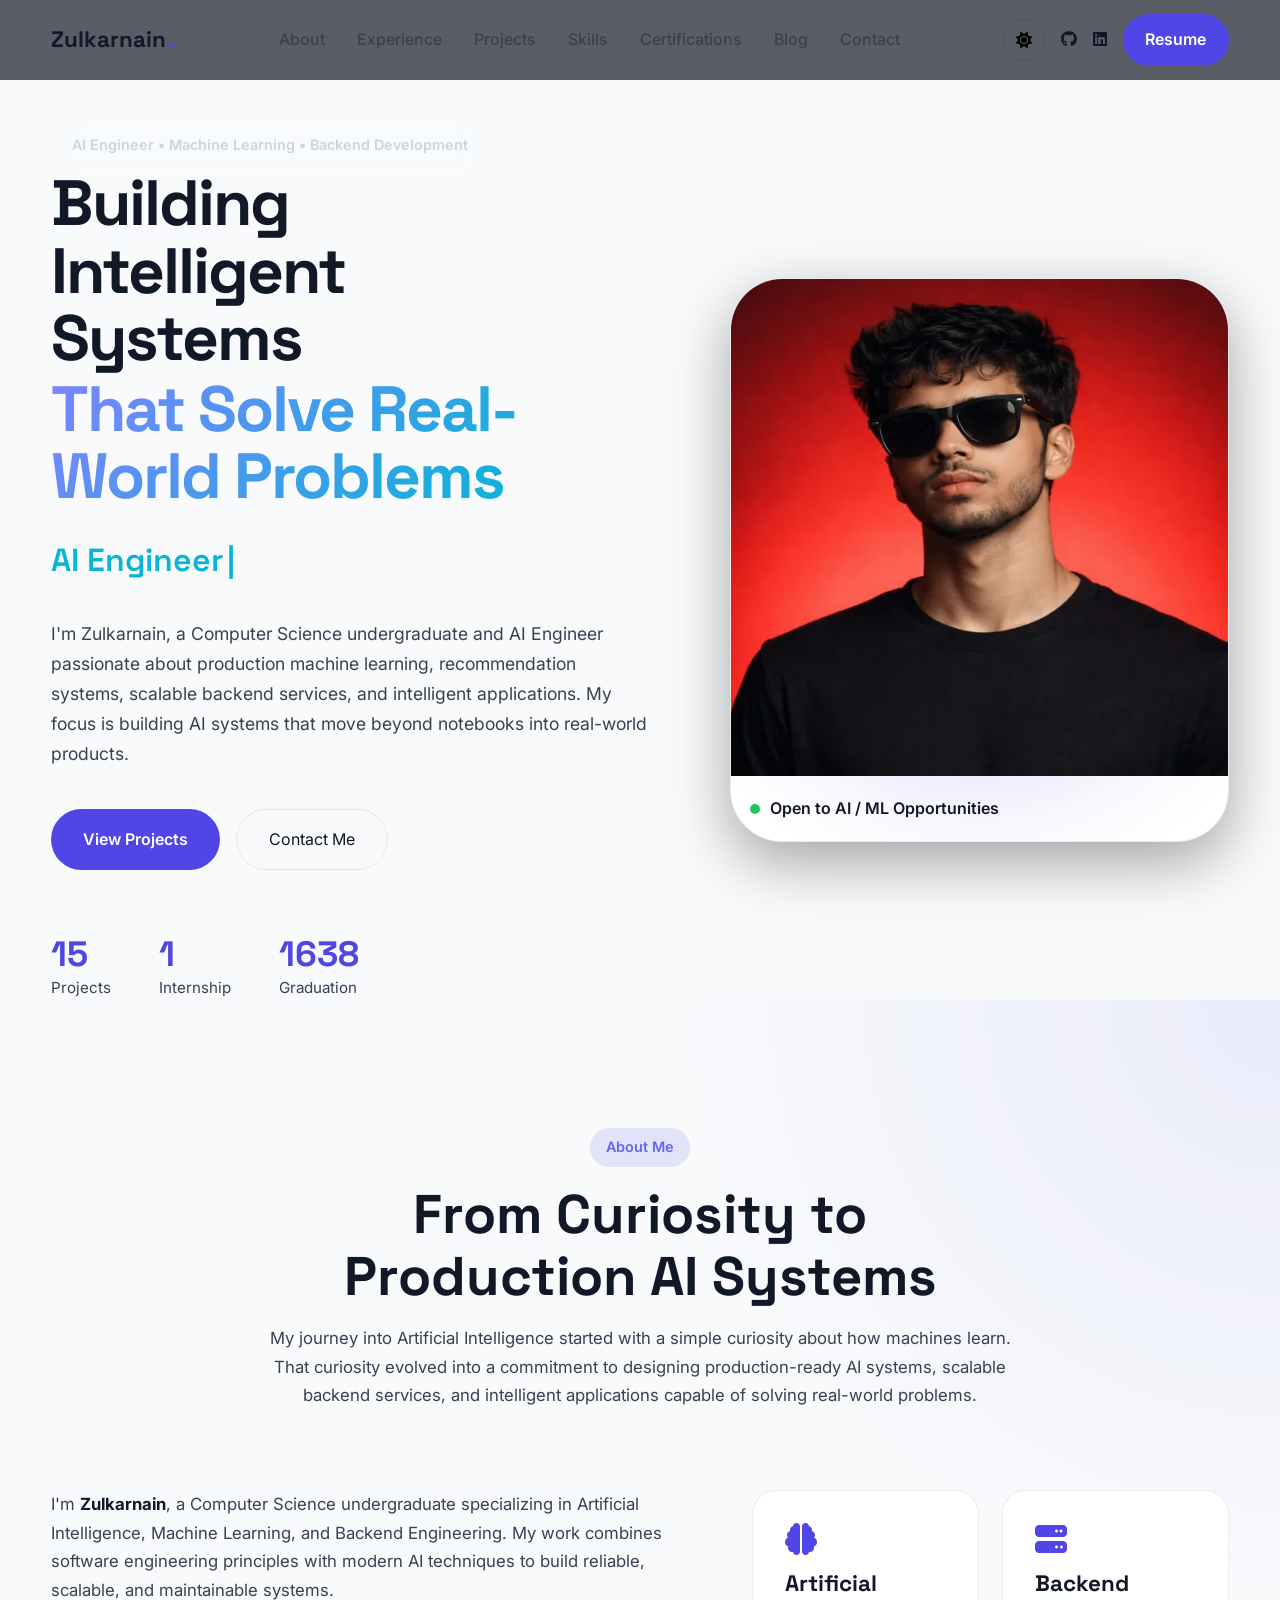
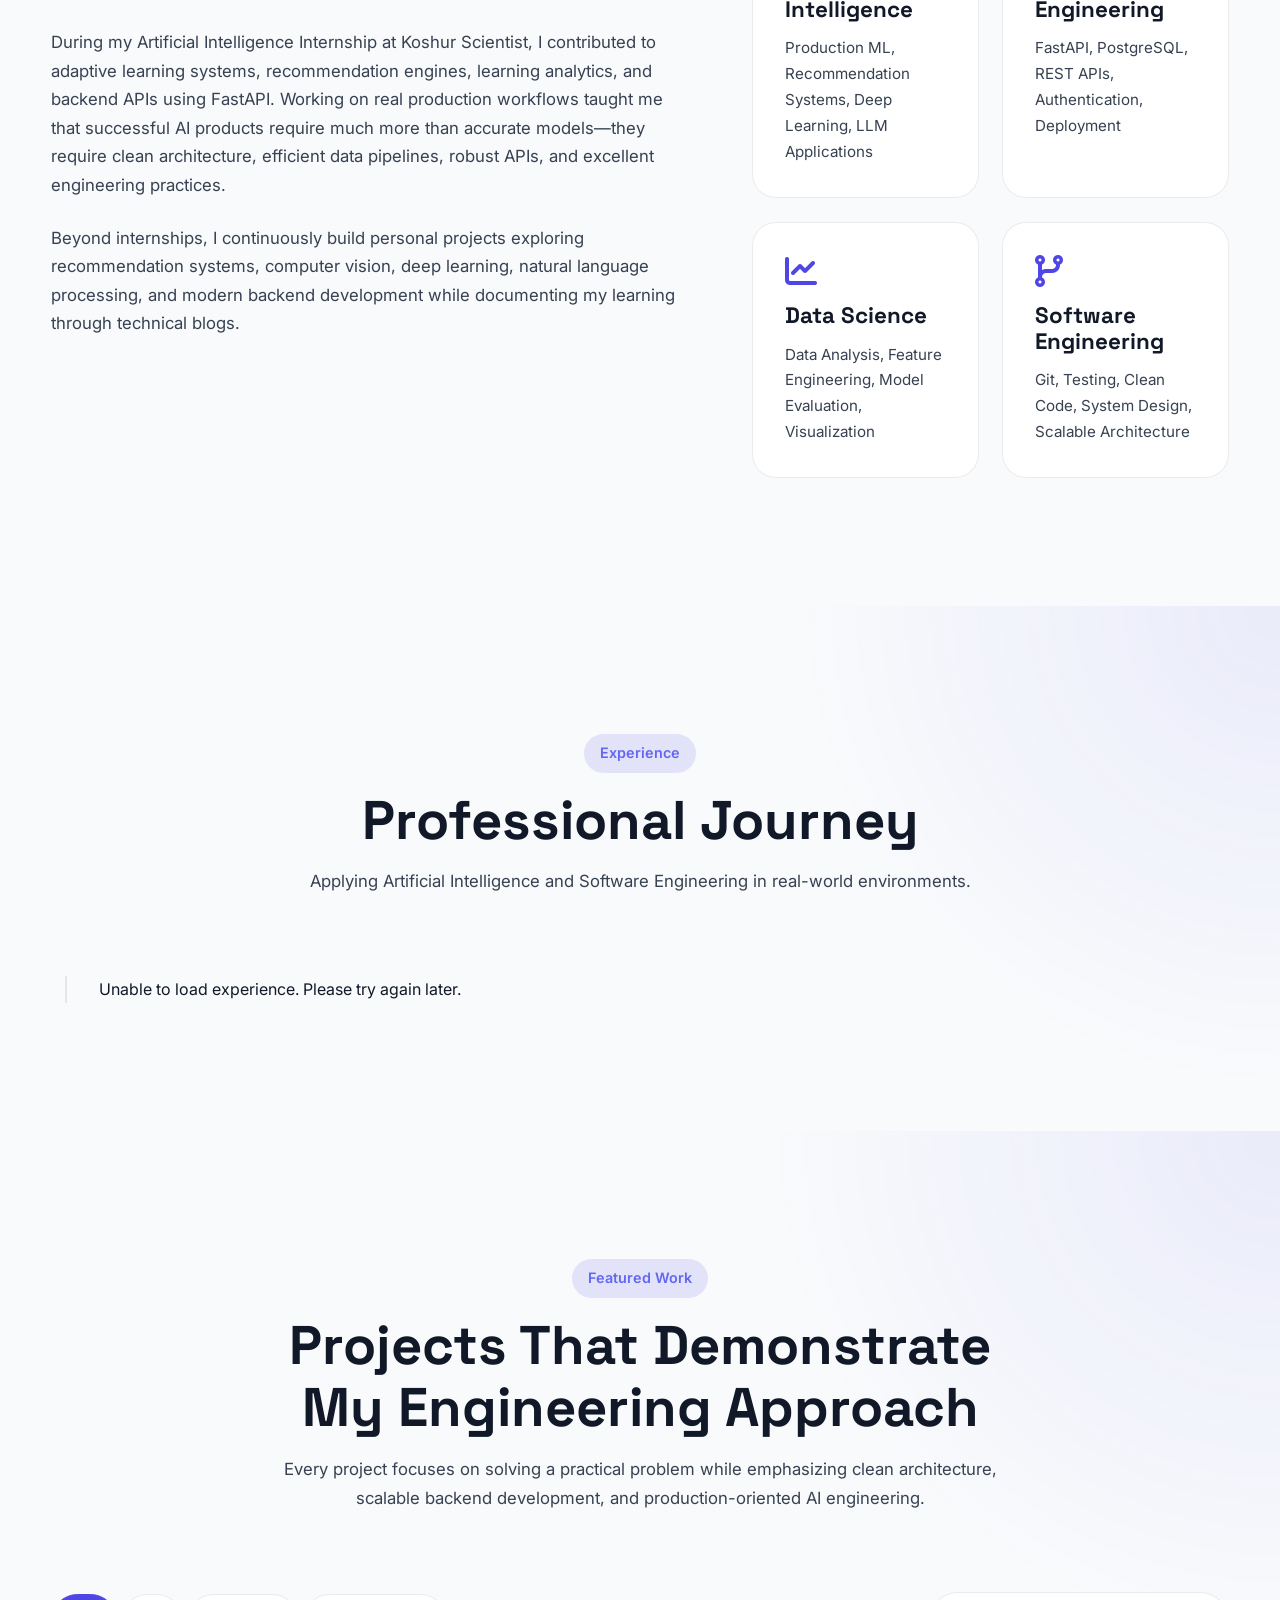
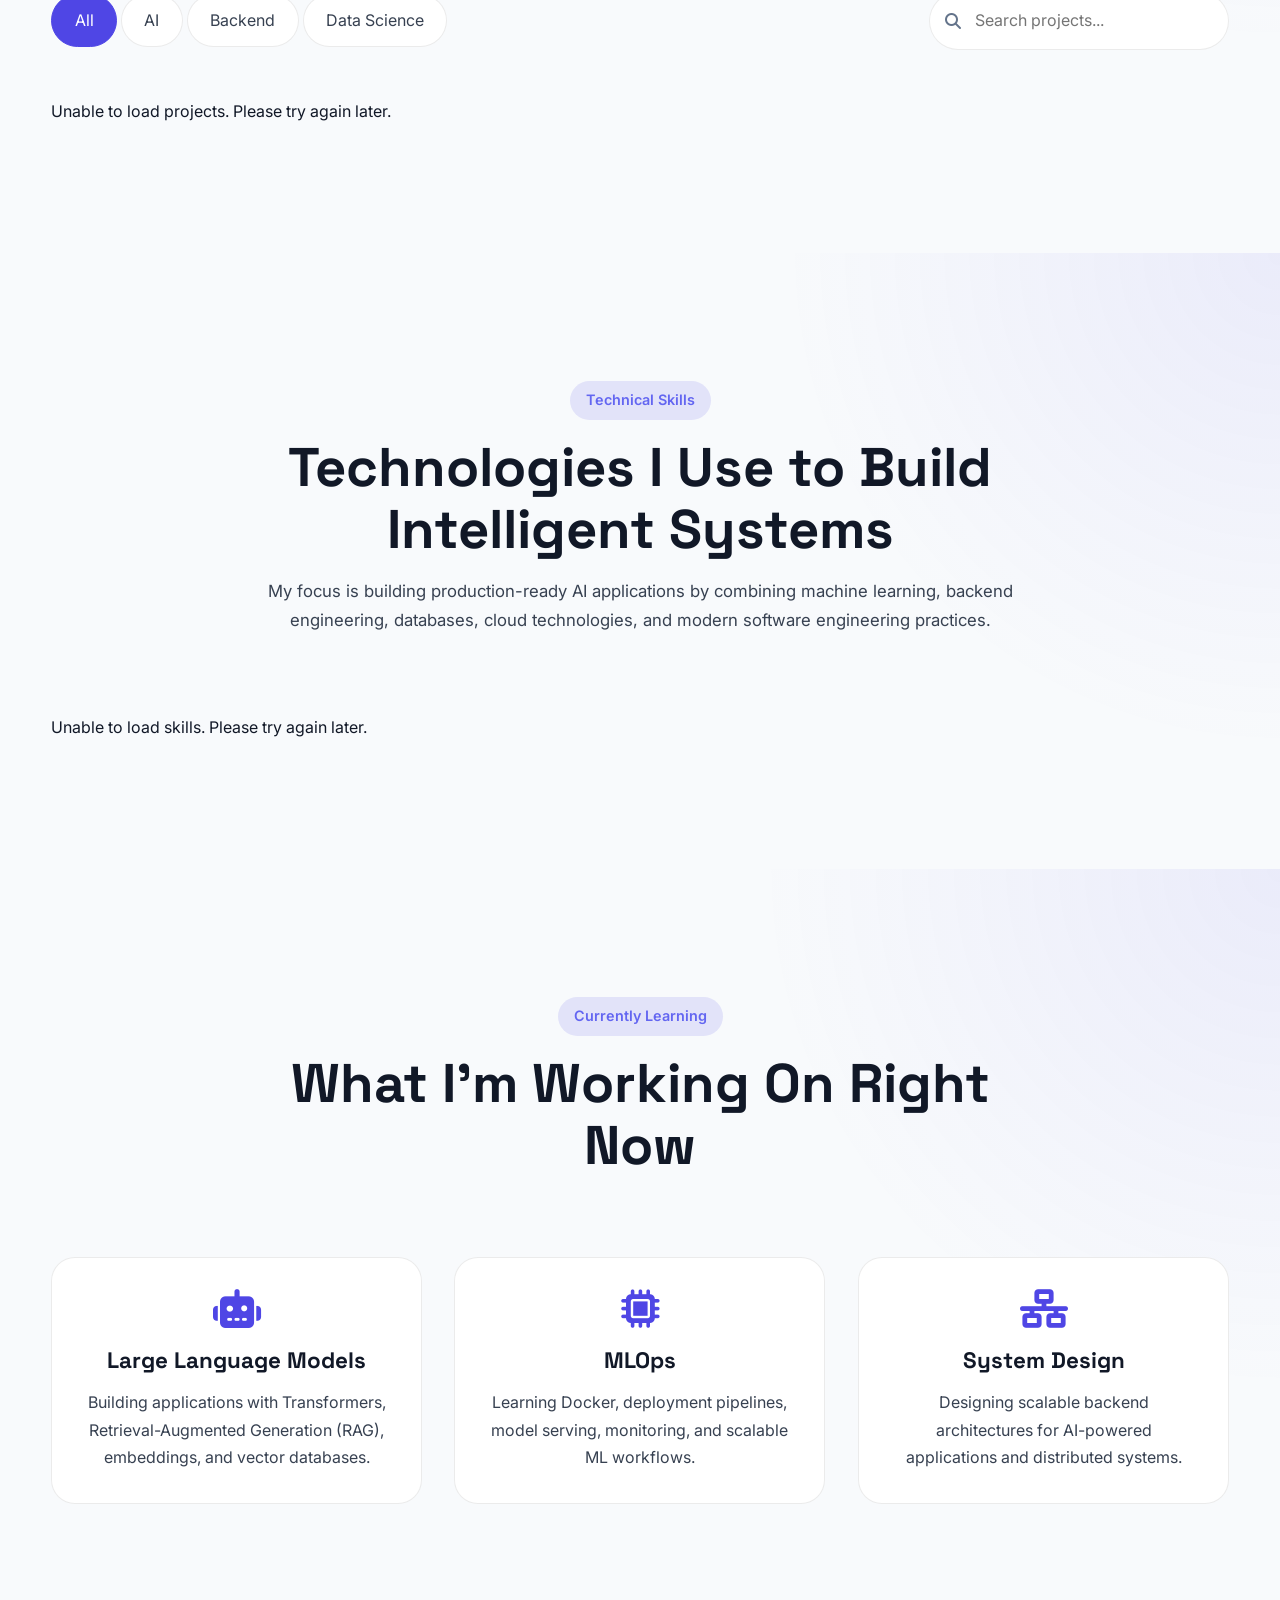
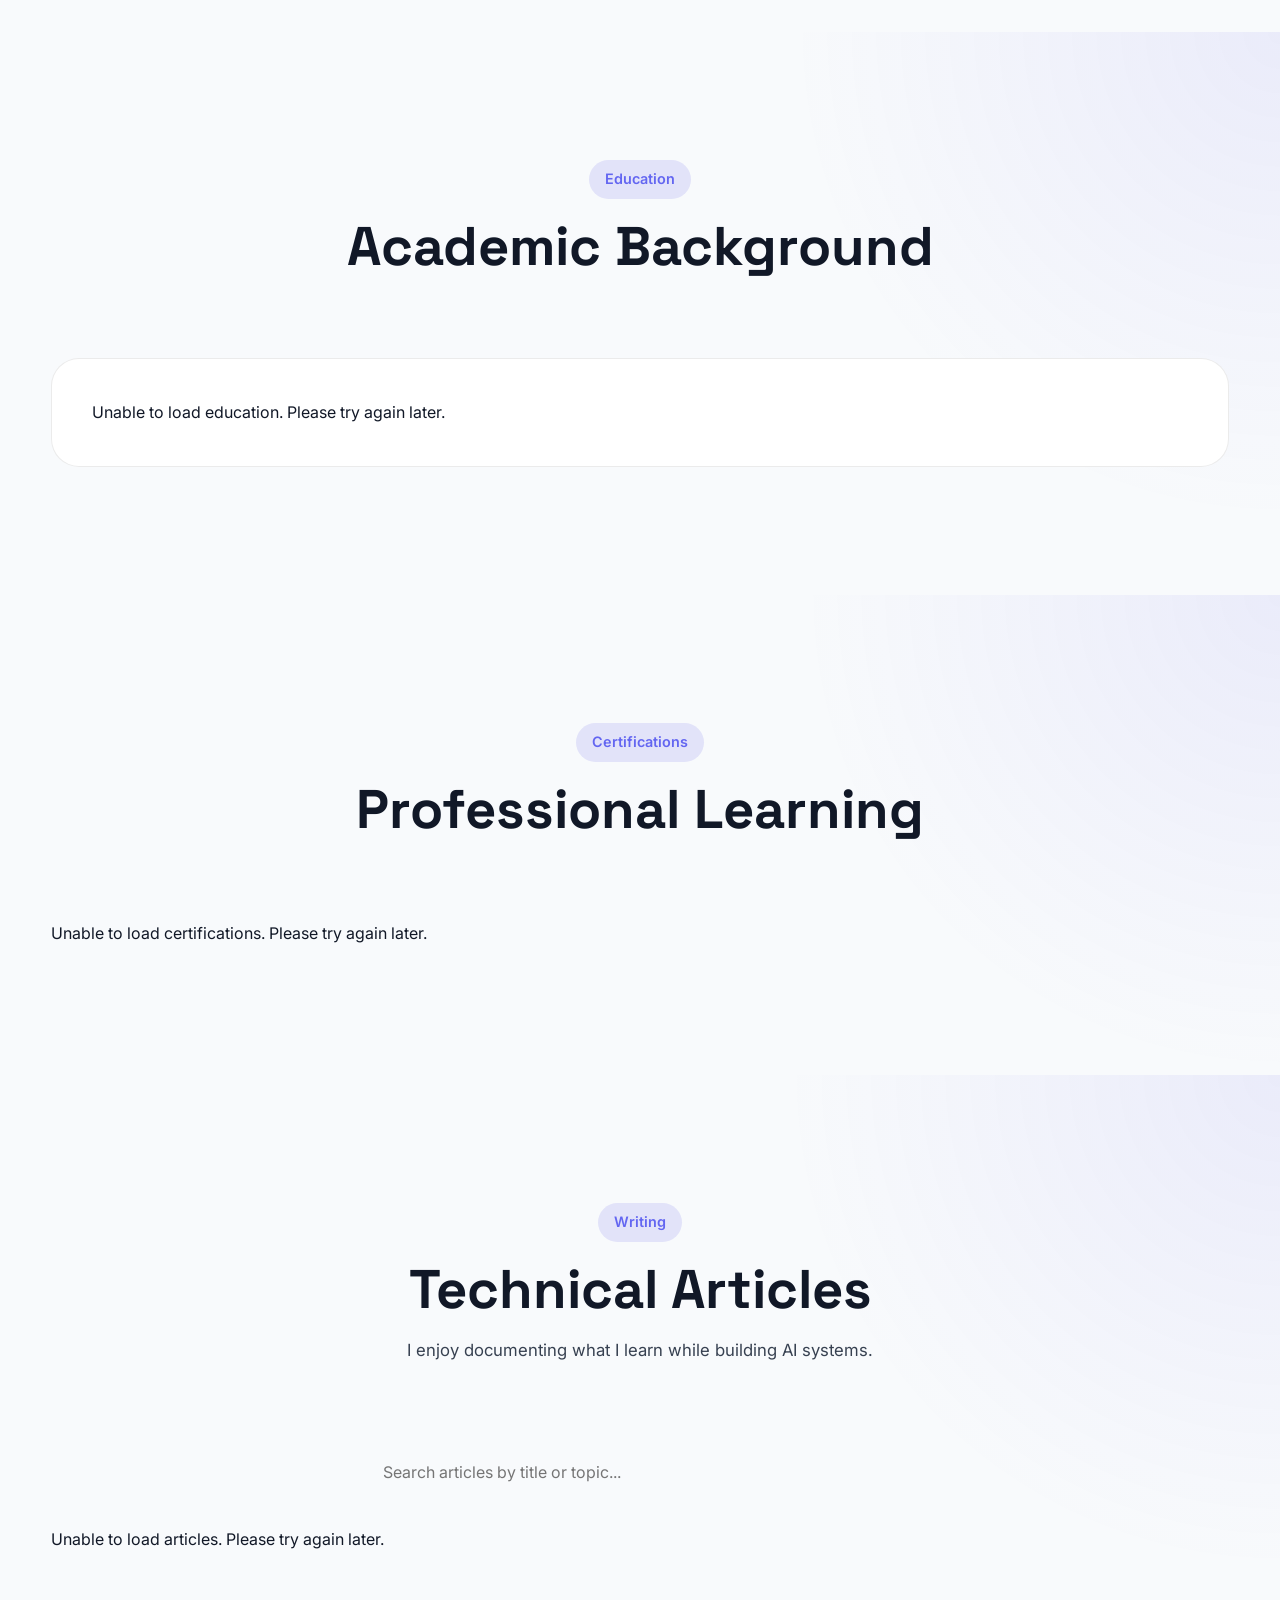
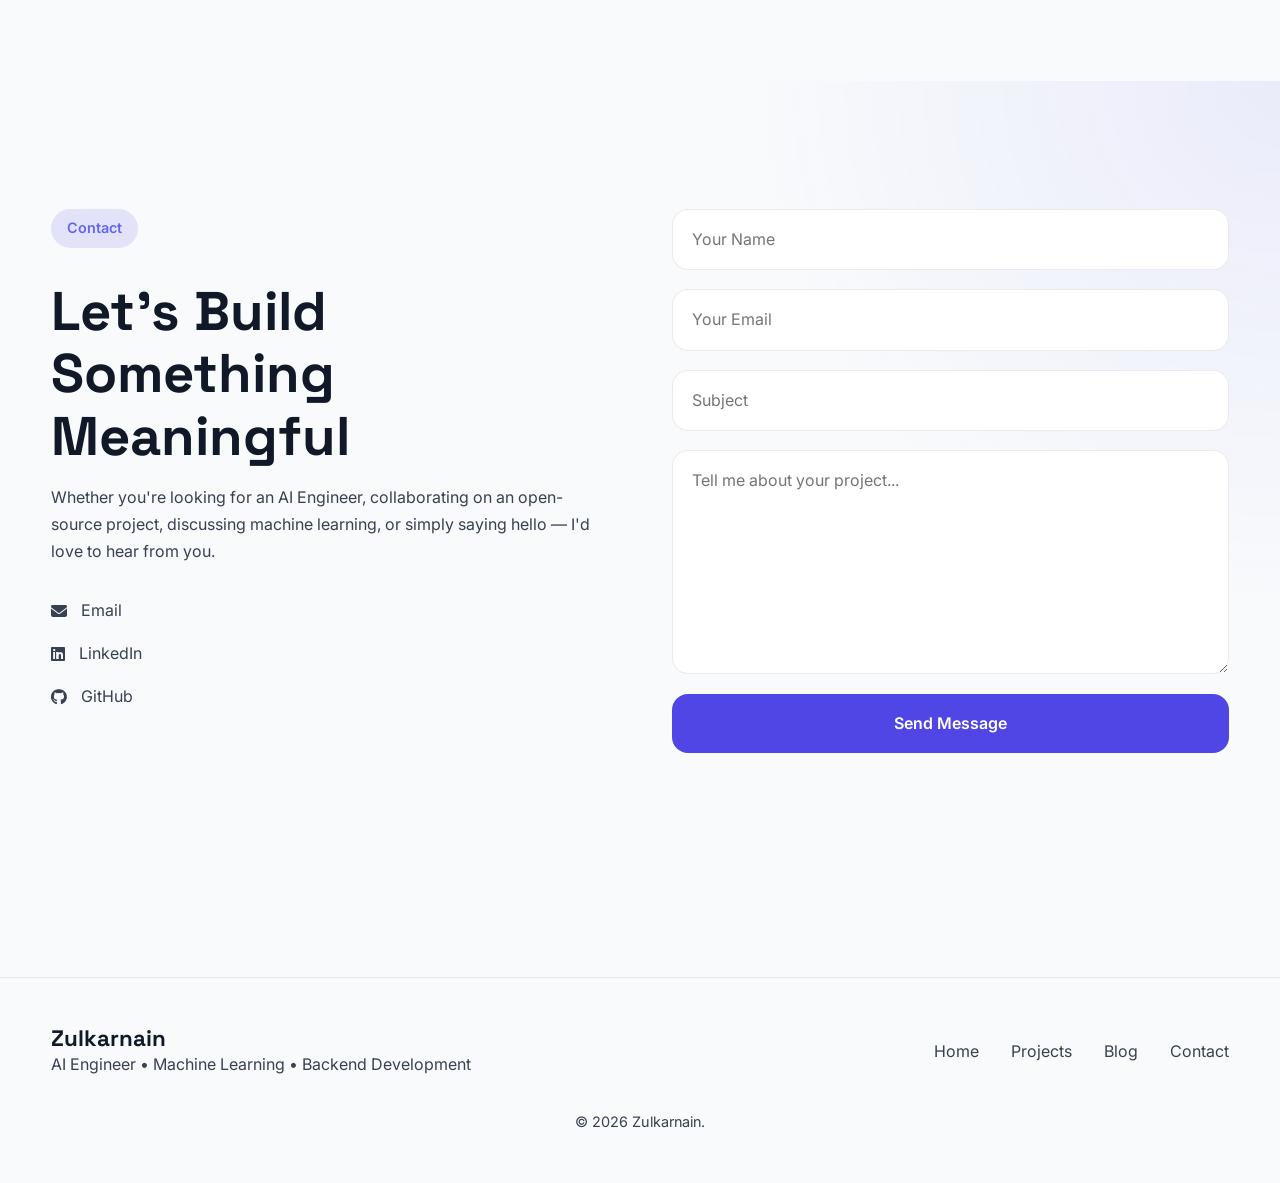
<file: Frontend/index.html>
<!doctype html>
<html lang="en">
  <head>
    <meta charset="UTF-8" />

    <meta name="viewport" content="width=device-width, initial-scale=1.0" />

    <meta
      name="description"
      content="Portfolio of Zulkarnain — AI Engineer, Machine Learning Engineer and Backend Developer building intelligent systems for real-world applications."
    />

    <meta
      name="keywords"
      content="AI Engineer, Machine Learning Engineer, Data Scientist, FastAPI, Python, Deep Learning, Portfolio"
    />

    <meta name="author" content="Zulkarnain" />

    <meta property="og:title" content="Zulkarnain | AI Engineer" />

    <meta
      property="og:description"
      content="Building Intelligent Systems for Real-World Problems"
    />

    <meta property="og:type" content="website" />

    <title>Zulkarnain | AI Engineer</title>

    <link rel="preconnect" href="https://fonts.googleapis.com" />

    <link rel="preconnect" href="https://fonts.gstatic.com" crossorigin />

    <link
      href="https://fonts.googleapis.com/css2?family=Inter:wght@300;400;500;600;700;800&family=Space+Grotesk:wght@500;700&display=swap"
      rel="stylesheet"
    />

    <link
      rel="stylesheet"
      href="https://cdnjs.cloudflare.com/ajax/libs/font-awesome/6.7.1/css/all.min.css"
    />

    <link rel="stylesheet" href="styles.css" />
  </head>

  <body>
    <div id="scroll-progress"></div>

    <a class="skip-link" href="#main-content"> Skip to Content </a>

    <header id="site-header">
      <nav class="navbar container">
        <a href="#hero" class="logo">
          <span class="logo-text">Zulkarnain</span>
          <span class="logo-dot">.</span>
        </a>

        <ul class="nav-menu">
          <li><a href="#about">About</a></li>

          <li><a href="#experience">Experience</a></li>

          <li><a href="#projects">Projects</a></li>

          <li><a href="#skills">Skills</a></li>

          <a href="#certifications">Certifications</a>

          <li><a href="#blog">Blog</a></li>

          <li><a href="#contact">Contact</a></li>
        </ul>

        <div class="nav-actions">
          <button id="theme-toggle" aria-label="Toggle Theme">
            <i class="fas fa-moon"></i>
          </button>

          <a href="https://github.com/Xulkarnain" aria-label="GitHub">
            <i class="fab fa-github"></i>
          </a>

          <a
            href="https://in.linkedin.com/in/zulkarnain0"
            aria-label="LinkedIn"
          >
            <i class="fab fa-linkedin"></i>
          </a>

          <a href="#resume" class="resume-btn"> Resume </a>

          <button
            id="menu-toggle"
            class="menu-toggle"
            type="button"
            aria-label="Open navigation menu"
            aria-expanded="false"
            aria-controls="mobile-menu"
          >
            <i class="fas fa-bars"></i>
          </button>
        </div>
      </nav>
    </header>

    <div id="mobile-menu">
      <a href="#about">About</a>

      <a href="#experience">Experience</a>

      <a href="#projects">Projects</a>

      <a href="#skills">Skills</a>

      <a href="#certifications">Certifications</a>
      
      <a href="#blog">Blog</a>

      <a href="#contact">Contact</a>
    </div>

    <main id="main-content">
      <section id="hero">
        <div class="container hero-container">
          <div class="hero-left">
            <span class="hero-badge">
              AI Engineer • Machine Learning • Backend Development
            </span>

            <h1>
              Building Intelligent Systems

              <span> That Solve Real-World Problems </span>
            </h1>

            <h2 id="typing-text">AI Engineer</h2>

            <p class="hero-description">
              I'm Zulkarnain, a Computer Science undergraduate and AI Engineer
              passionate about production machine learning, recommendation
              systems, scalable backend services, and intelligent applications.
              My focus is building AI systems that move beyond notebooks into
              real-world products.
            </p>

            <div class="hero-buttons">
              <a href="#projects" class="primary-btn"> View Projects </a>

              <a href="#contact" class="secondary-btn"> Contact Me </a>
            </div>

            <div class="hero-stats">
              <div>
                <h3 data-count="15">4</h3>

                <p>Projects</p>
              </div>

              <div>
                <h3 data-count="1">1</h3>

                <p>Internship</p>
              </div>

              <div>
                <h3 data-count="2027">0</h3>

                <p>Graduation</p>
              </div>
            </div>
          </div>

          <div class="hero-right">
            <div class="profile-card">
              <img src="pfp.webp" alt="Zulkarnain" />

              <div class="status">
                <span class="status-dot"></span>

                Open to AI / ML Opportunities
              </div>
            </div>
          </div>
        </div>
      </section>

      <!-- ==========================================================
ABOUT
=========================================================== -->

      <section id="about" class="section">
        <div class="container">
          <div class="section-header">
            <span class="section-tag"> About Me </span>

            <h2>From Curiosity to Production AI Systems</h2>

            <p>
              My journey into Artificial Intelligence started with a simple
              curiosity about how machines learn. That curiosity evolved into a
              commitment to designing production-ready AI systems, scalable
              backend services, and intelligent applications capable of solving
              real-world problems.
            </p>
          </div>

          <div class="about-grid">
            <div class="about-content">
              <p>
                I'm <strong>Zulkarnain</strong>, a Computer Science
                undergraduate specializing in Artificial Intelligence, Machine
                Learning, and Backend Engineering. My work combines software
                engineering principles with modern AI techniques to build
                reliable, scalable, and maintainable systems.
              </p>

              <p>
                During my Artificial Intelligence Internship at Koshur
                Scientist, I contributed to adaptive learning systems,
                recommendation engines, learning analytics, and backend APIs
                using FastAPI. Working on real production workflows taught me
                that successful AI products require much more than accurate
                models—they require clean architecture, efficient data
                pipelines, robust APIs, and excellent engineering practices.
              </p>

              <p>
                Beyond internships, I continuously build personal projects
                exploring recommendation systems, computer vision, deep
                learning, natural language processing, and modern backend
                development while documenting my learning through technical
                blogs.
              </p>
            </div>

            <div class="about-highlights">
              <div class="highlight-card">
                <i class="fas fa-brain"></i>

                <h3>Artificial Intelligence</h3>

                <p>
                  Production ML, Recommendation Systems, Deep Learning, LLM
                  Applications
                </p>
              </div>

              <div class="highlight-card">
                <i class="fas fa-server"></i>

                <h3>Backend Engineering</h3>

                <p>
                  FastAPI, PostgreSQL, REST APIs, Authentication, Deployment
                </p>
              </div>

              <div class="highlight-card">
                <i class="fas fa-chart-line"></i>

                <h3>Data Science</h3>

                <p>
                  Data Analysis, Feature Engineering, Model Evaluation,
                  Visualization
                </p>
              </div>

              <div class="highlight-card">
                <i class="fas fa-code-branch"></i>

                <h3>Software Engineering</h3>

                <p>
                  Git, Testing, Clean Code, System Design, Scalable Architecture
                </p>
              </div>
            </div>
          </div>
        </div>
      </section>

      <!-- ==========================================================
EXPERIENCE
=========================================================== -->

      <section id="experience" class="section">
        <div class="container">
          <div class="section-header">
            <span class="section-tag"> Experience </span>

            <h2>Professional Journey</h2>

            <p>
              Applying Artificial Intelligence and Software Engineering in
              real-world environments.
            </p>
          </div>

          <div class="timeline">
            <article class="timeline-item">
              <div class="timeline-dot"></div>

              <div class="timeline-content">
                <span class="timeline-date"> Summer 2026 </span>

                <h3>Artificial Intelligence Intern</h3>

                <h4>Koshur Scientist</h4>

                <p>
                  Worked on an adaptive learning platform focused on intelligent
                  education systems. Contributed to backend API development,
                  recommendation engine architecture, learning analytics,
                  mastery prediction, and AI-driven educational workflows.
                </p>

                <ul>
                  <li>Developed FastAPI services for adaptive learning.</li>

                  <li>
                    Built recommendation engine logic for personalized learning.
                  </li>

                  <li>Worked with PostgreSQL-based educational datasets.</li>

                  <li>
                    Improved API structure, validation, logging, and response
                    models.
                  </li>

                  <li>
                    Collaborated on production-ready AI architecture and backend
                    engineering.
                  </li>
                </ul>

                <div class="experience-tech">
                  <span>Python</span>

                  <span>FastAPI</span>

                  <span>PostgreSQL</span>

                  <span>Pydantic</span>

                  <span>REST APIs</span>

                  <span>Git</span>
                </div>
              </div>
            </article>
          </div>
        </div>
      </section>

      <!-- ==========================================================
FEATURED PROJECTS
=========================================================== -->

      <section id="projects" class="section">
        <div class="container">
          <div class="section-header">
            <span class="section-tag"> Featured Work </span>

            <h2>Projects That Demonstrate My Engineering Approach</h2>

            <p>
              Every project focuses on solving a practical problem while
              emphasizing clean architecture, scalable backend development, and
              production-oriented AI engineering.
            </p>
          </div>

          <!-- ==========================
        Project Filters
        =========================== -->
          <div class="project-controls">
            <div class="project-filters">
              <button class="filter-btn active" data-filter="all">All</button>

              <button class="filter-btn" data-filter="ai">AI</button>

              <button class="filter-btn" data-filter="backend">Backend</button>

              <button class="filter-btn" data-filter="data">
                Data Science
              </button>
            </div>

            <!-- ==========================
          Search
          =========================== -->

            <div class="project-search">
              <i class="fas fa-search"></i>

              <input
                type="text"
                id="project-search"
                placeholder="Search projects..."
              />
            </div>
          </div>
          <!-- =====================================================
        PROJECT GRID
        ====================================================== -->

          <div class="project-grid">
            <!-- =====================================================
            PROJECT 1
            ====================================================== -->

            <article class="project-card" data-category="ai backend">
              <div class="project-image"></div>

              <div class="project-content">
                <span class="project-type"> Internship Project </span>

                <h3>Adaptive Learning Recommendation Engine</h3>

                <p>
                  Designed backend services supporting an intelligent
                  educational platform capable of analyzing learner behaviour,
                  estimating mastery, and generating personalized learning
                  recommendations using adaptive AI workflows.
                </p>

                <div class="project-tech">
                  <span>Python</span>

                  <span>FastAPI</span>

                  <span>Pydantic</span>

                  <span>PostgreSQL</span>

                  <span>REST API</span>
                </div>

                <div class="project-links">
                  <a href="#"> Case Study </a>

                  <a href="#"> GitHub </a>
                </div>
              </div>
            </article>

            <!-- =====================================================
            PROJECT 2
            ====================================================== -->

            <article class="project-card" data-category="ai data">
              <div class="project-content">
                <span class="project-type"> Machine Learning </span>

                <h3>Customer Churn Prediction System</h3>

                <p>
                  Built an end-to-end machine learning application that predicts
                  customer churn using feature engineering, neural networks, and
                  an interactive Streamlit interface for real-time inference.
                </p>

                <div class="project-tech">
                  <span>TensorFlow</span>

                  <span>Scikit-learn</span>

                  <span>Streamlit</span>

                  <span>Pandas</span>

                  <span>NumPy</span>
                </div>

                <div class="project-links">
                  <a
                    href="https://customer-churn-ann-mu5tfdyrqt84ytvr7gksav.streamlit.app/"
                  >
                    Live Demo
                  </a>

                  <a href="https://github.com/Xulkarnain/Customer-Churn-ANN">
                    GitHub
                  </a>
                </div>
              </div>
            </article>

            <!-- =====================================================
            PROJECT 3
            ====================================================== -->

            <article class="project-card" data-category="backend">
              <div class="project-content">
                <span class="project-type"> Backend </span>

                <h3>GitHub Trending Repository Analyzer</h3>

                <p>
                  Automated the collection, storage, and analysis of GitHub
                  Trending repositories through web scraping and SQLite-based
                  persistence, exposing structured insights for developers.
                </p>

                <div class="project-tech">
                  <span>Python</span>

                  <span>SQLite</span>

                  <span>BeautifulSoup</span>

                  <span>Requests</span>
                </div>

                <div class="project-links">
                  <a
                    href="https://github.com/Xulkarnain/GitHub_Trending-Repositories-Analyzer"
                  >
                    GitHub
                  </a>
                </div>
              </div>
            </article>

            <!-- =====================================================
            PROJECT 4
            ====================================================== -->

            <article class="project-card" data-category="backend">
              <div class="project-content">
                <span class="project-type"> Software Engineering </span>

                <h3>University Timetable Generator</h3>

                <p>
                  Developed a desktop application for generating university
                  timetables with efficient scheduling logic, SQLite
                  integration, and a Java-based graphical interface.
                </p>

                <div class="project-tech">
                  <span>Java</span>

                  <span>SQLite</span>

                  <span>OOP</span>
                </div>

                <div class="project-links">
                  <a
                    href="https://github.com/Xulkarnain/University_Timetable_Generator"
                  >
                    GitHub
                  </a>
                </div>
              </div>
            </article>
          </div>
        </div>
      </section>

      <!-- ==========================================================
SKILLS
=========================================================== -->

      <section id="skills" class="section">
        <div class="container">
          <div class="section-header">
            <span class="section-tag"> Technical Skills </span>

            <h2>Technologies I Use to Build Intelligent Systems</h2>

            <p>
              My focus is building production-ready AI applications by combining
              machine learning, backend engineering, databases, cloud
              technologies, and modern software engineering practices.
            </p>
          </div>

          <div class="skills-grid">
            <!-- AI -->

            <div class="skill-card">
              <h3>
                <i class="fas fa-brain"></i>

                Artificial Intelligence
              </h3>

              <div class="skill-list">
                <div class="skill">
                  <div class="skill-header">
                    <span>Machine Learning</span>

                    <span>90%</span>
                  </div>

                  <div class="progress">
                    <div class="progress-fill" data-progress="90"></div>
                  </div>
                </div>

                <div class="skill">
                  <div class="skill-header">
                    <span>Deep Learning</span>

                    <span>85%</span>
                  </div>

                  <div class="progress">
                    <div class="progress-fill" data-progress="85"></div>
                  </div>
                </div>

                <div class="skill">
                  <div class="skill-header">
                    <span>Computer Vision</span>

                    <span>75%</span>
                  </div>

                  <div class="progress">
                    <div class="progress-fill" data-progress="85"></div>
                  </div>
                </div>

                <div class="skill">
                  <div class="skill-header">
                    <span>Natural Language Processing</span>

                    <span>80%</span>
                  </div>

                  <div class="progress">
                    <div class="progress-fill" data-progress="85"></div>
                  </div>
                </div>
              </div>
            </div>

            <!-- Backend -->

            <div class="skill-card">
              <h3>
                <i class="fas fa-server"></i>

                Backend Engineering
              </h3>

              <div class="skill-list">
                <div class="skill">
                  <div class="skill-header">
                    <span>Python</span>

                    <span>95%</span>
                  </div>

                  <div class="progress">
                    <div class="progress-fill" data-progress="85"></div>
                  </div>
                </div>

                <div class="skill">
                  <div class="skill-header">
                    <span>FastAPI</span>

                    <span>90%</span>
                  </div>

                  <div class="progress">
                    <div class="progress-fill" data-progress="85"></div>
                  </div>
                </div>

                <div class="skill">
                  <div class="skill-header">
                    <span>REST APIs</span>

                    <span>90%</span>
                  </div>

                  <div class="progress">
                    <div class="progress-fill" data-progress="85"></div>
                  </div>
                </div>

                <div class="skill">
                  <div class="skill-header">
                    <span>Authentication & API Design</span>

                    <span>80%</span>
                  </div>

                  <div class="progress">
                    <div class="progress-fill" data-progress="85"></div>
                  </div>
                </div>
              </div>
            </div>

            <!-- Database -->

            <div class="skill-card">
              <h3>
                <i class="fas fa-database"></i>

                Databases
              </h3>

              <div class="tech-tags">
                <span>PostgreSQL</span>

                <span>SQLite</span>

                <span>MySQL</span>

                <span>MongoDB</span>

                <span>SQL</span>
              </div>
            </div>

            <!-- Data Science -->

            <div class="skill-card">
              <h3>
                <i class="fas fa-chart-line"></i>

                Data Science
              </h3>

              <div class="tech-tags">
                <span>Pandas</span>

                <span>NumPy</span>

                <span>Matplotlib</span>

                <span>Seaborn</span>

                <span>Plotly</span>

                <span>Feature Engineering</span>

                <span>EDA</span>

                <span>Statistics</span>
              </div>
            </div>

            <!-- DevOps -->

            <div class="skill-card">
              <h3>
                <i class="fas fa-cloud"></i>

                DevOps & Cloud
              </h3>

              <div class="tech-tags">
                <span>Docker</span>

                <span>AWS</span>

                <span>Git</span>

                <span>GitHub</span>

                <span>Linux</span>

                <span>CI/CD</span>
              </div>
            </div>

            <!-- Tools -->

            <div class="skill-card">
              <h3>
                <i class="fas fa-toolbox"></i>

                Tools
              </h3>

              <div class="tech-tags">
                <span>VS Code</span>

                <span>Jupyter</span>

                <span>Postman</span>

                <span>Figma</span>

                <span>Notion</span>

                <span>GitHub Actions</span>
              </div>
            </div>
          </div>
        </div>
      </section>

      <!-- ==========================================================
CURRENT FOCUS
=========================================================== -->

      <section id="current-focus" class="section">
        <div class="container">
          <div class="section-header">
            <span class="section-tag"> Currently Learning </span>

            <h2>What I'm Working On Right Now</h2>
          </div>

          <div class="focus-grid">
            <article class="focus-card">
              <i class="fas fa-robot"></i>

              <h3>Large Language Models</h3>

              <p>
                Building applications with Transformers, Retrieval-Augmented
                Generation (RAG), embeddings, and vector databases.
              </p>
            </article>

            <article class="focus-card">
              <i class="fas fa-microchip"></i>

              <h3>MLOps</h3>

              <p>
                Learning Docker, deployment pipelines, model serving,
                monitoring, and scalable ML workflows.
              </p>
            </article>

            <article class="focus-card">
              <i class="fas fa-network-wired"></i>

              <h3>System Design</h3>

              <p>
                Designing scalable backend architectures for AI-powered
                applications and distributed systems.
              </p>
            </article>
          </div>
        </div>
      </section>

      <!-- ==========================================================
EDUCATION
=========================================================== -->

      <section id="education" class="section">
        <div class="container">
          <div class="section-header">
            <span class="section-tag"> Education </span>

            <h2>Academic Background</h2>
          </div>

          <div class="education-card">
            <div class="education-icon">
              <i class="fas fa-graduation-cap"></i>
            </div>

            <div class="education-content">
              <h3>
                Bachelor of Technology in Computer Science & Engineering (B.Tech
                CSE)
              </h3>

              <h4>Computer Science & Engineering</h4>

              <p>Central University of Kashmir</p>

              <span class="education-duration">
                Expected Graduation • 2027
              </span>

              <p>
                Coursework includes Artificial Intelligence, Machine Learning,
                Data Structures, Database Systems, Operating Systems, Computer
                Networks, Software Engineering, Deep Learning, Data Science,
                Theory of Computation Statistics and Probability, and other core
                computer science subjects.
              </p>
            </div>
          </div>
        </div>
      </section>

      <!-- ==========================================================
CERTIFICATIONS
=========================================================== -->

      <section id="certifications" class="section">
        <div class="container">
          <div class="section-header">
            <span class="section-tag"> Certifications </span>

            <h2>Professional Learning</h2>
          </div>

          <div class="certificate-grid">
            <article class="certificate-card">
              <i class="fas fa-award"></i>

              <h3>Ultimate Data Science & AI Bootcamp</h3>

              <p>
                Comprehensive training covering Python, Machine Learning, Deep
                Learning, NLP, Computer Vision, MLOps, FastAPI and Deployment.
              </p>
            </article>

            <article class="certificate-card">
              <i class="fas fa-database"></i>

              <h3>PostgreSQL & Database Systems</h3>

              <p>
                Relational database design, SQL, optimization, indexing and
                backend integration.
              </p>
            </article>

            <article class="certificate-card">
              <i class="fas fa-code"></i>

              <h3>Python & Software Engineering</h3>

              <p>
                Advanced Python, OOP, multithreading, testing, packaging and
                production development.
              </p>
            </article>
          </div>
        </div>
      </section>

      <!-- ==========================================================
BLOG
=========================================================== -->

      <section id="blog" class="section">
        <div class="container">
          <div class="section-header">
            <span class="section-tag"> Writing </span>

            <h2>Technical Articles</h2>

            <p>I enjoy documenting what I learn while building AI systems.</p>
          </div>
          <div class="blog-search">
            <input
              type="search"
              id="blog-search"
              placeholder="Search articles by title or topic..."
              aria-label="Search blog articles"
            />
          </div>

          <p class="blog-results-info" aria-live="polite"></p>
          <div class="blog-grid">
            <article class="blog-card">
              <span> Machine Learning </span>

              <h3>Building Production Ready AI Applications with FastAPI</h3>

              <p>
                Designing scalable APIs for deploying machine learning models.
              </p>
            </article>

            <article class="blog-card">
              <span> Backend </span>

              <h3>Structuring Large FastAPI Projects</h3>

              <p>
                Clean architecture patterns for maintainable Python
                applications.
              </p>
            </article>

            <article class="blog-card">
              <span> AI </span>

              <h3>Recommendation Systems Explained</h3>

              <p>Understanding recommendation engines from first principles.</p>
            </article>
          </div>
        </div>
      </section>

      <!-- ==========================================================
CONTACT
=========================================================== -->

      <section id="contact" class="section">
        <div class="container">
          <div class="contact-wrapper">
            <div class="contact-info">
              <span class="section-tag"> Contact </span>

              <h2>Let's Build Something Meaningful</h2>

              <p>
                Whether you're looking for an AI Engineer, collaborating on an
                open-source project, discussing machine learning, or simply
                saying hello — I'd love to hear from you.
              </p>

              <div class="contact-links">
                <a href="mailto:darzulkarnain@gmail.com">
                  <i class="fas fa-envelope"></i>

                  Email
                </a>

                <a href="https://in.linkedin.com/in/zulkarnain0">
                  <i class="fab fa-linkedin"></i>

                  LinkedIn
                </a>

                <a href="https://github.com/Xulkarnain">
                  <i class="fab fa-github"></i>

                  GitHub
                </a>
              </div>
            </div>

            <form id="contact-form">
              <input type="text" name="name" placeholder="Your Name" required />

              <input
                type="email"
                name="email"
                placeholder="Your Email"
                required
              />

              <input type="text" name="subject" placeholder="Subject" />

              <textarea
                name="message"
                rows="7"
                placeholder="Tell me about your project..."
                required
              ></textarea>

              <button type="submit">Send Message</button>
            </form>
          </div>
        </div>
      </section>
    </main>

    <!-- ==========================================================
BACK TO TOP
=========================================================== -->

    <button id="back-to-top" aria-label="Back To Top">
      <i class="fas fa-arrow-up"></i>
    </button>

    <!-- ==========================================================
FOOTER
=========================================================== -->

    <footer id="footer">
      <div class="container">
        <div class="footer-content">
          <div>
            <h3>Zulkarnain</h3>

            <p>AI Engineer • Machine Learning • Backend Development</p>
          </div>

          <div class="footer-links">
            <a href="#hero"> Home </a>

            <a href="#projects"> Projects </a>

            <a href="#blog"> Blog </a>

            <a href="#contact"> Contact </a>
          </div>
        </div>

        <div class="footer-bottom">
          <p>© 2026 Zulkarnain.</p>
        </div>
      </div>
    </footer>

    <script src="script.js"></script>
  </body>
</html>
</file>
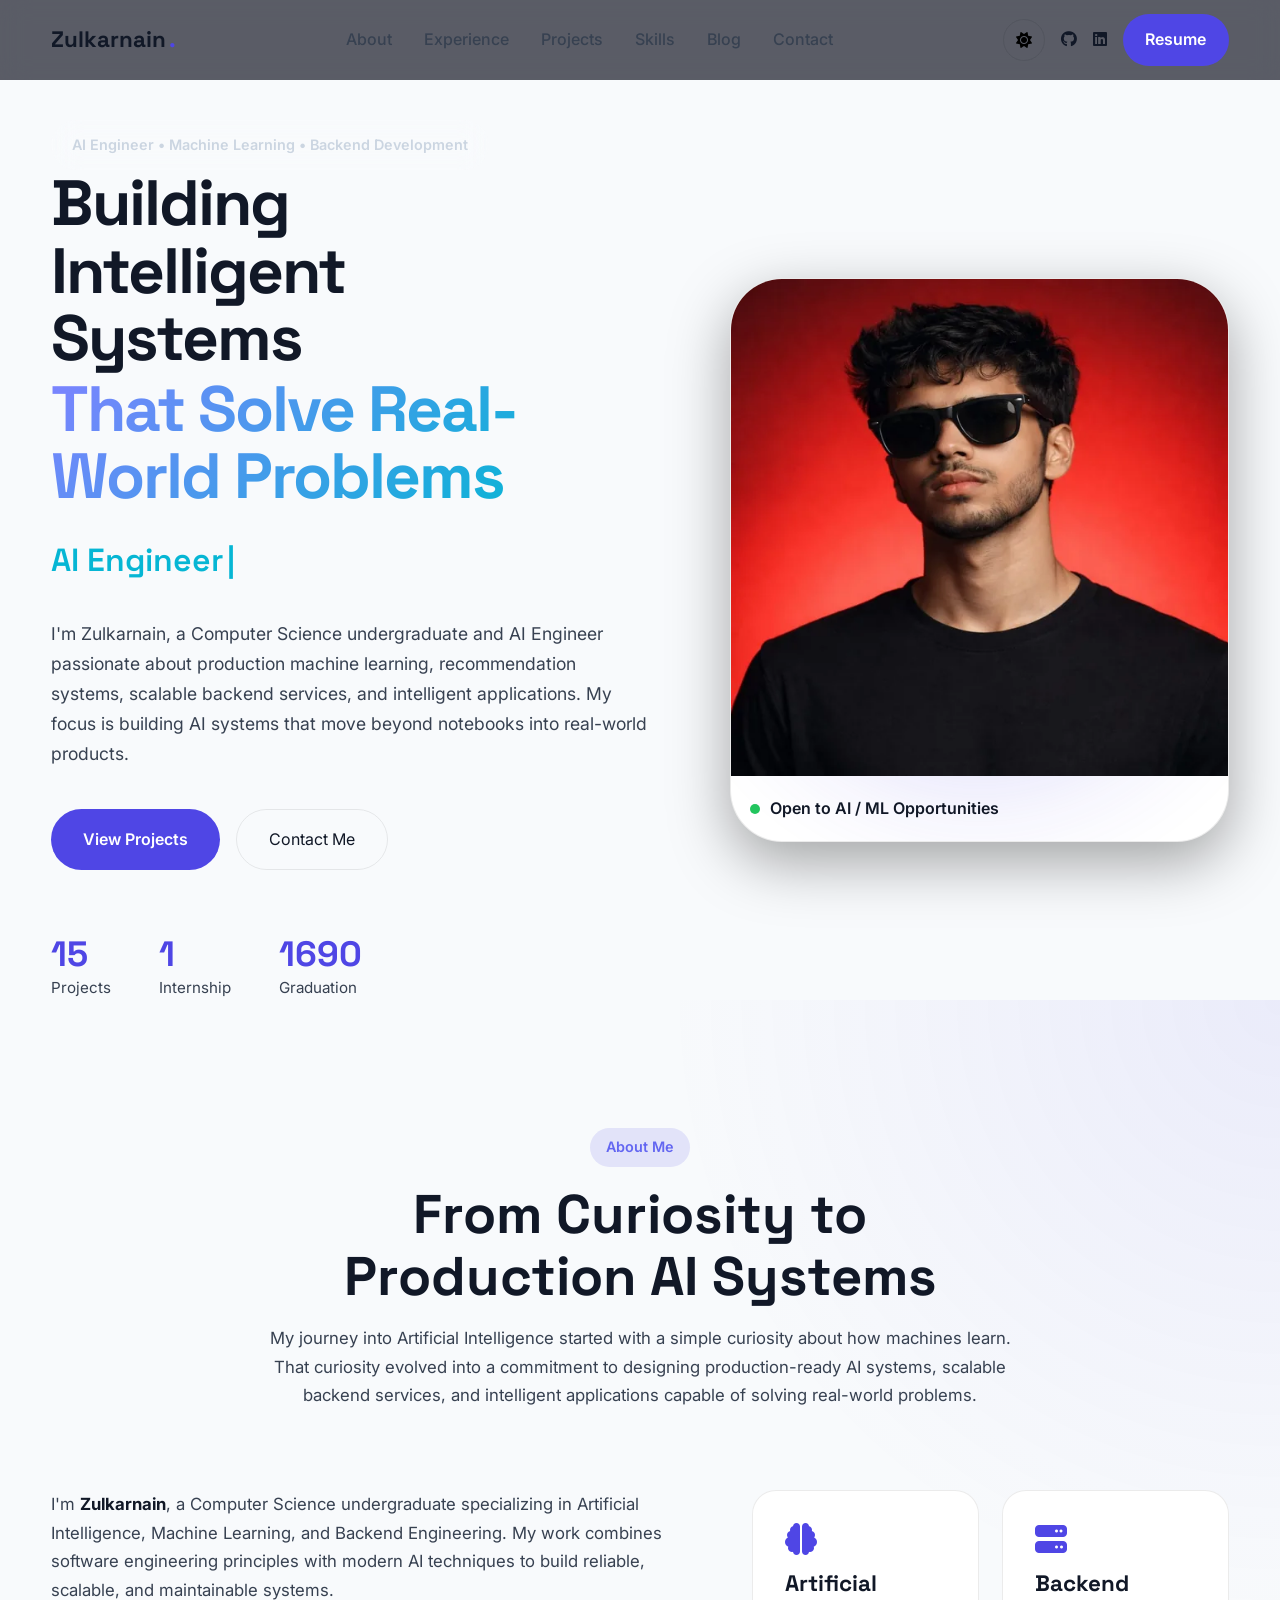
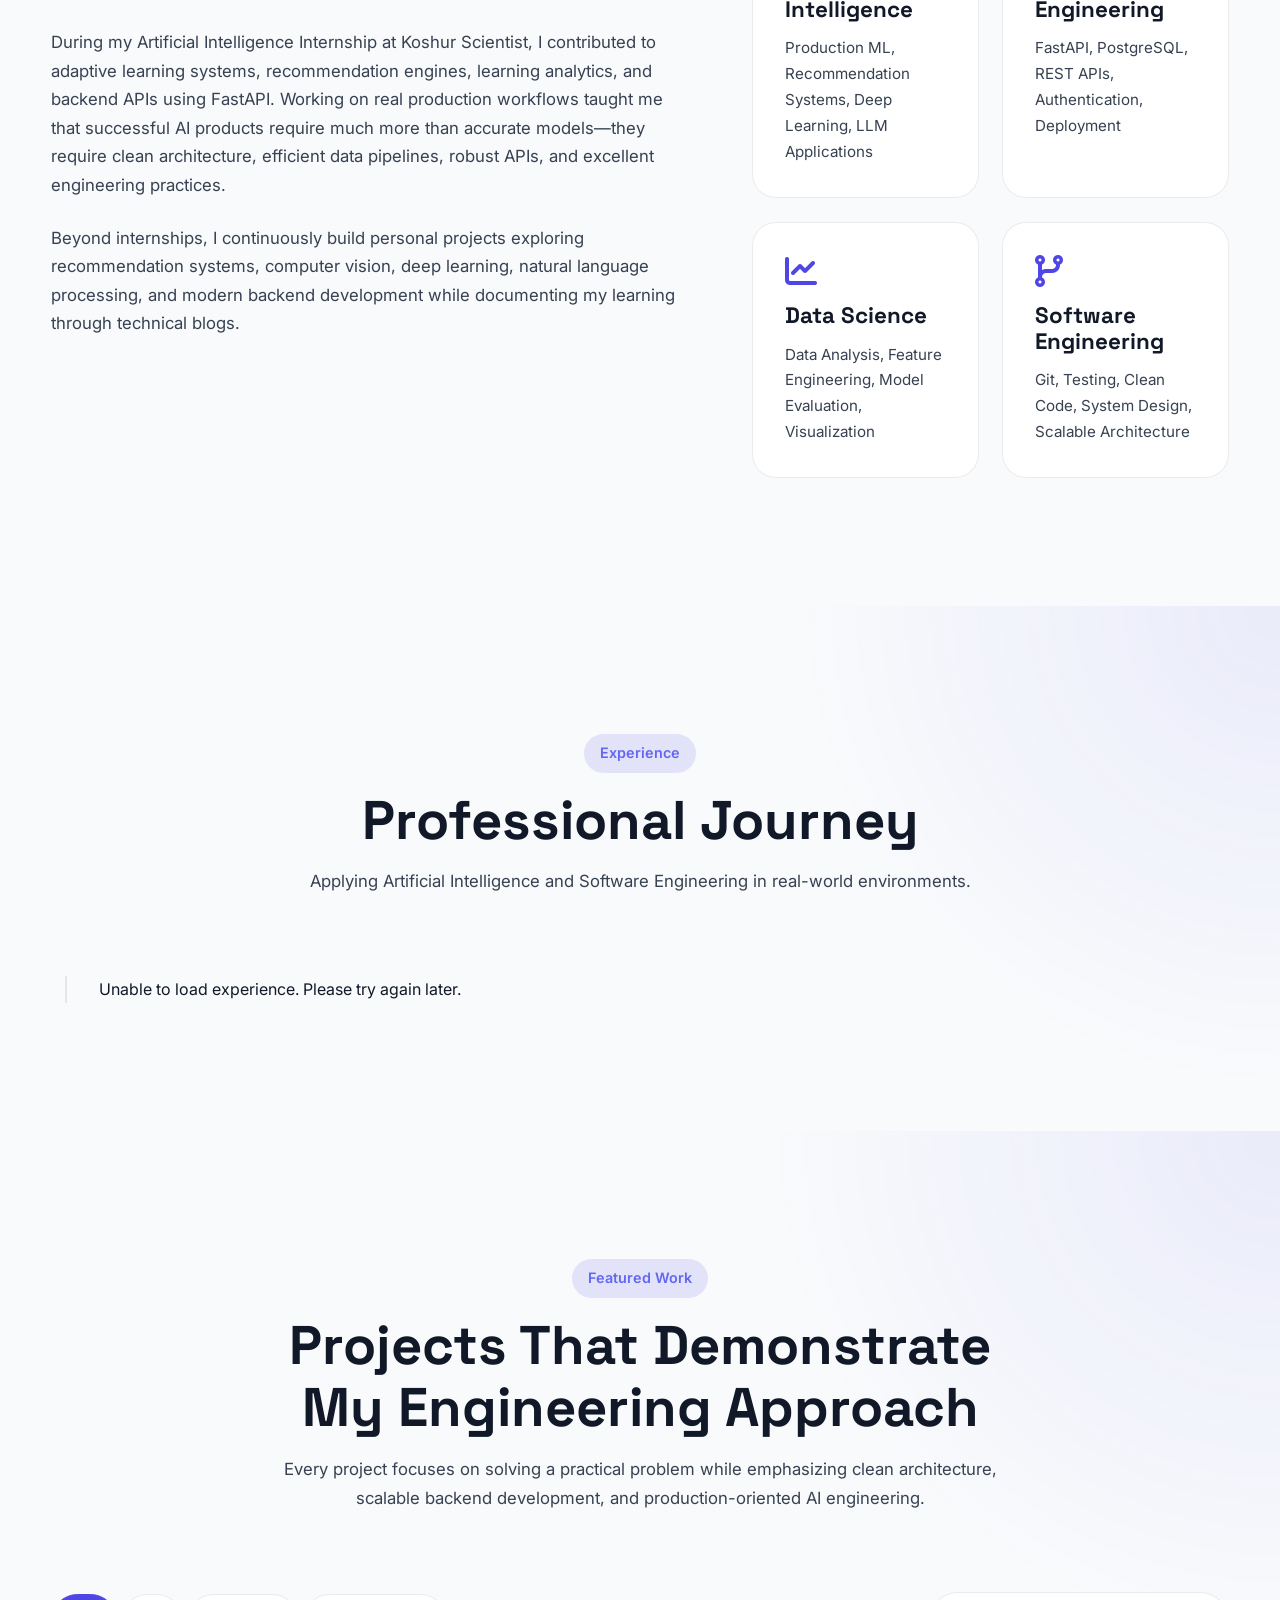
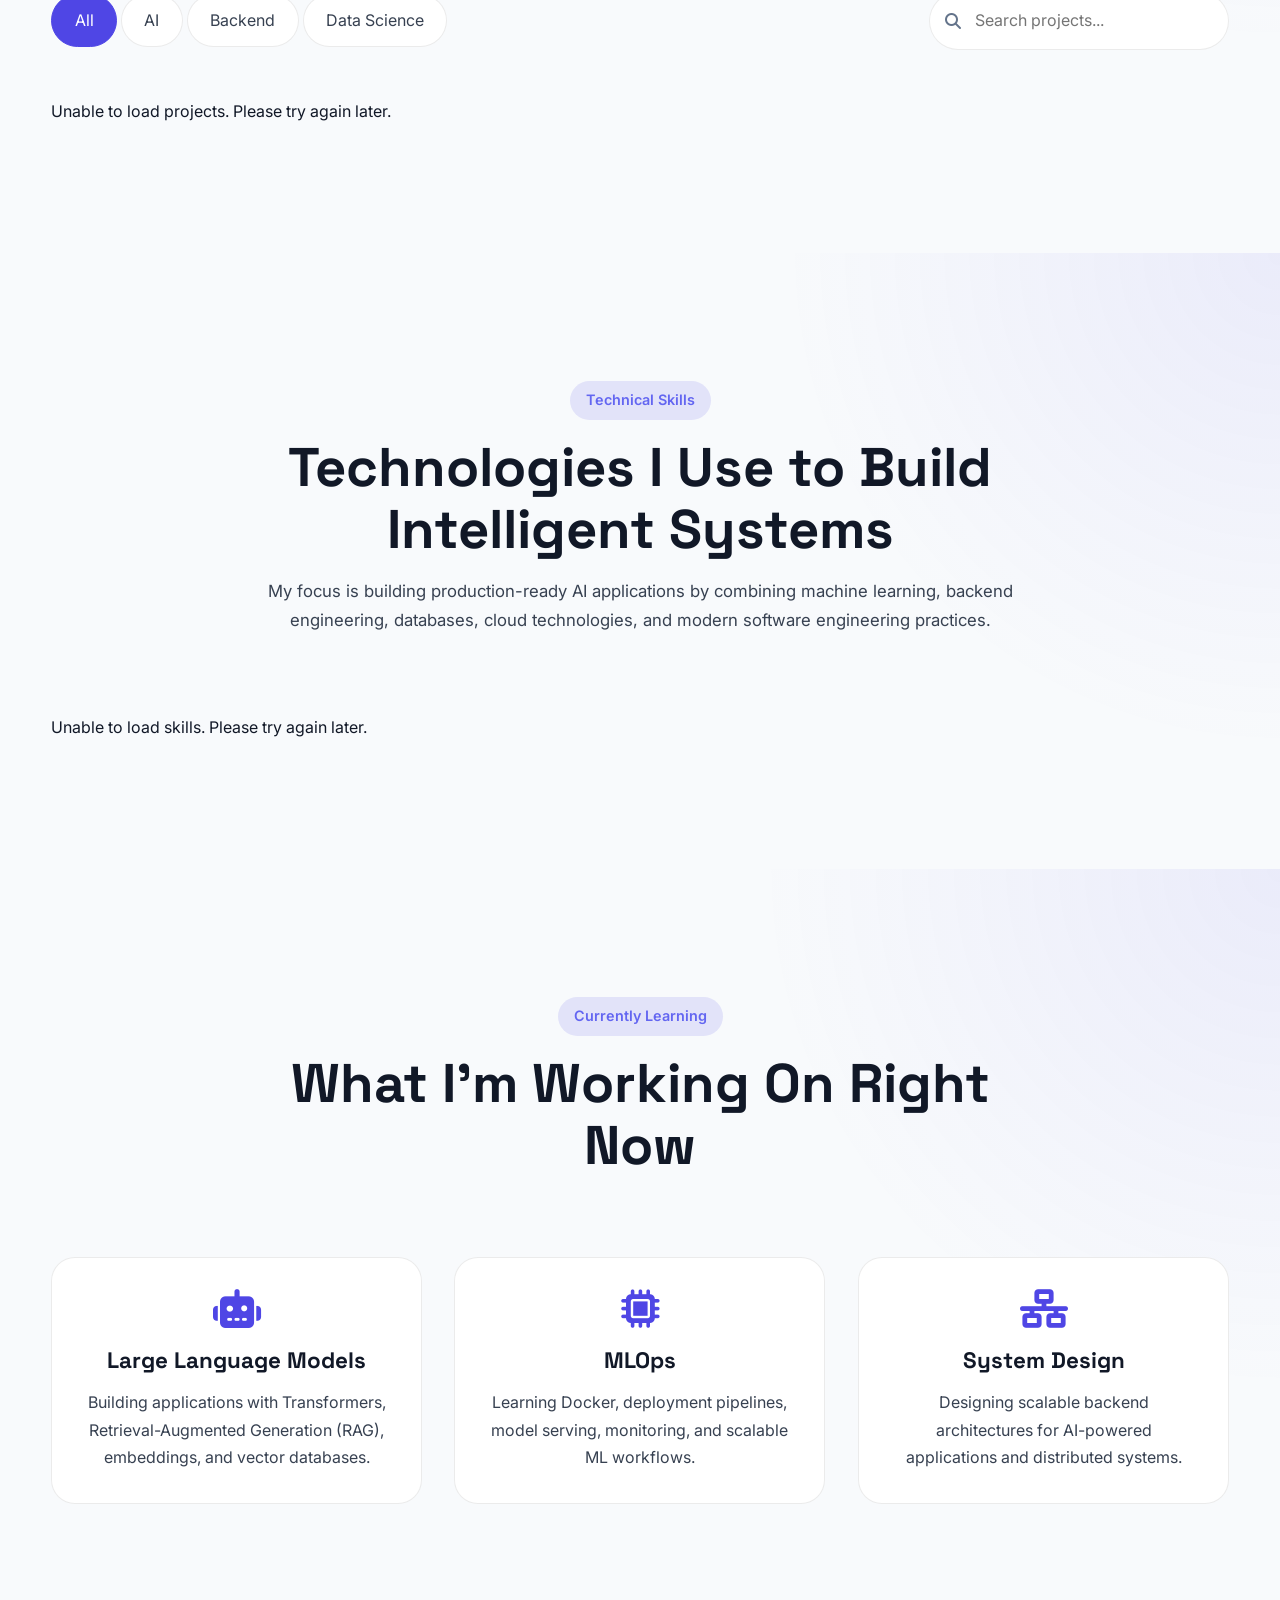
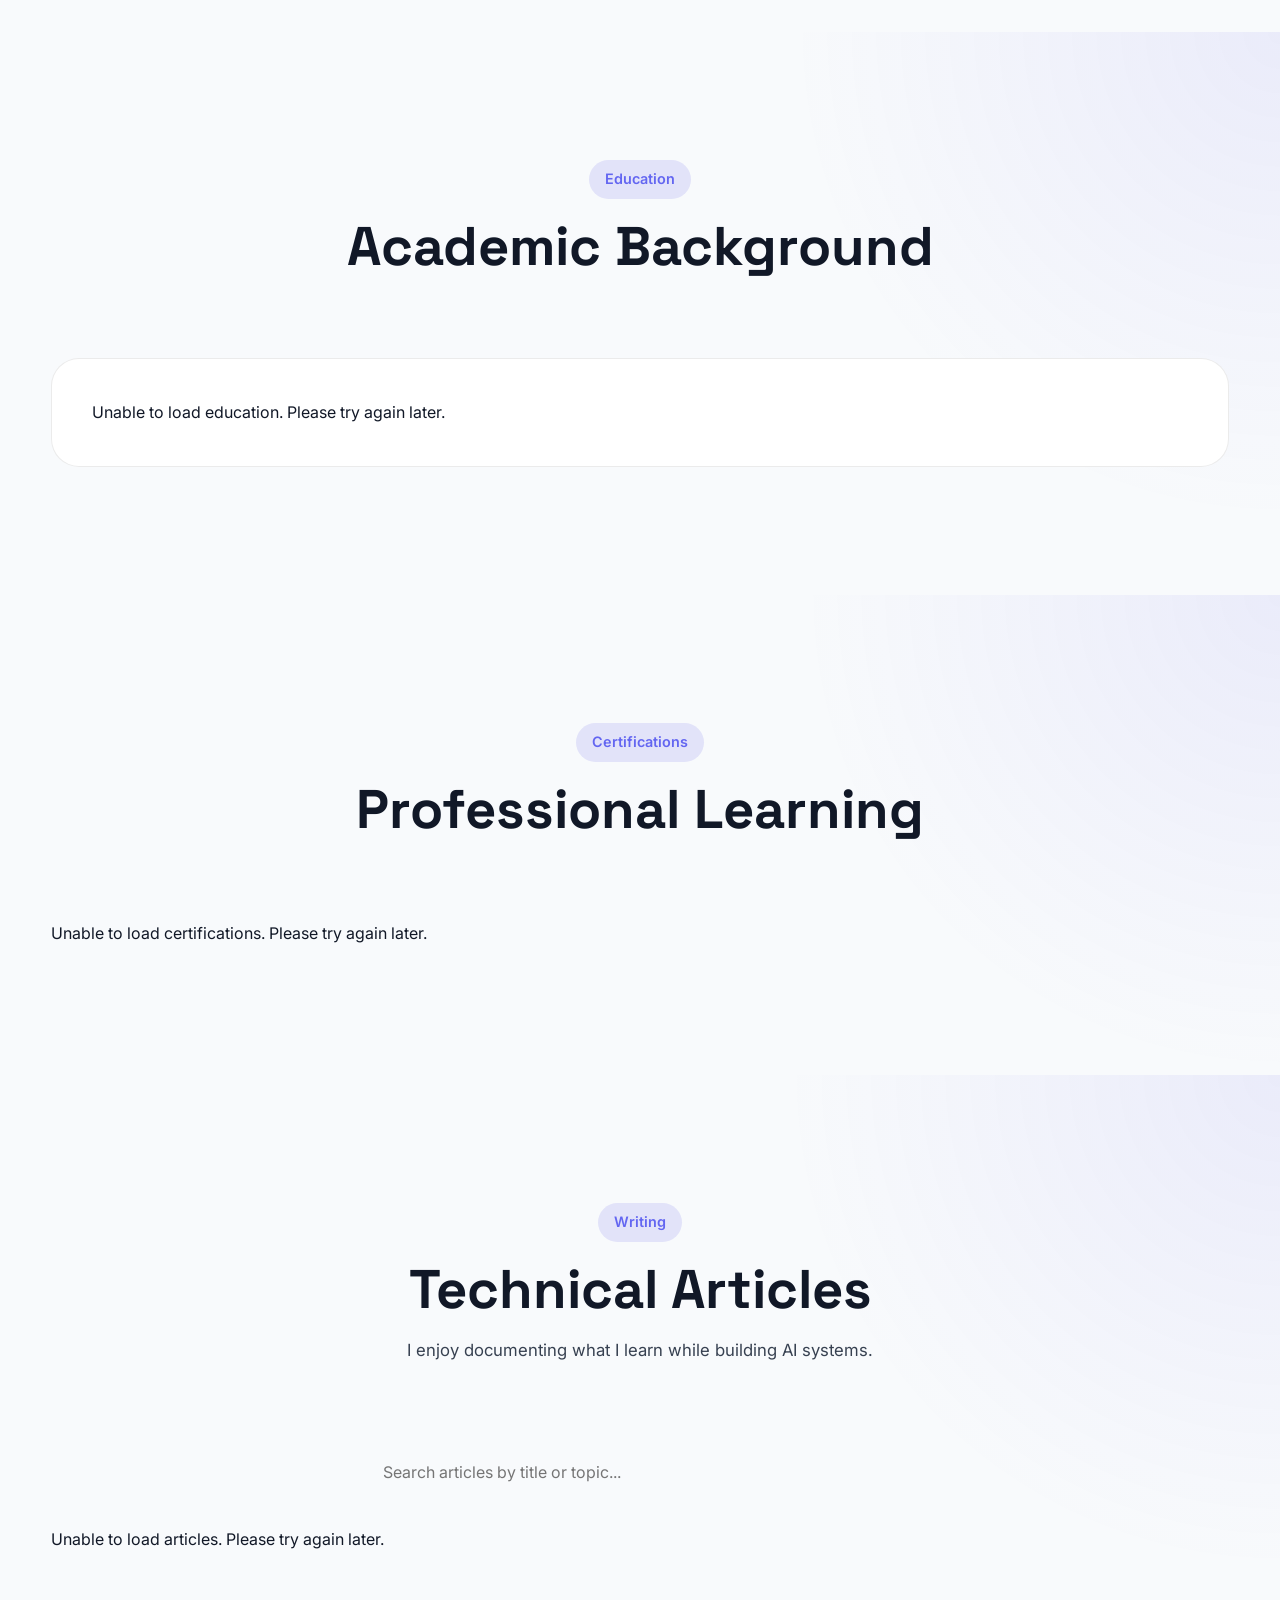
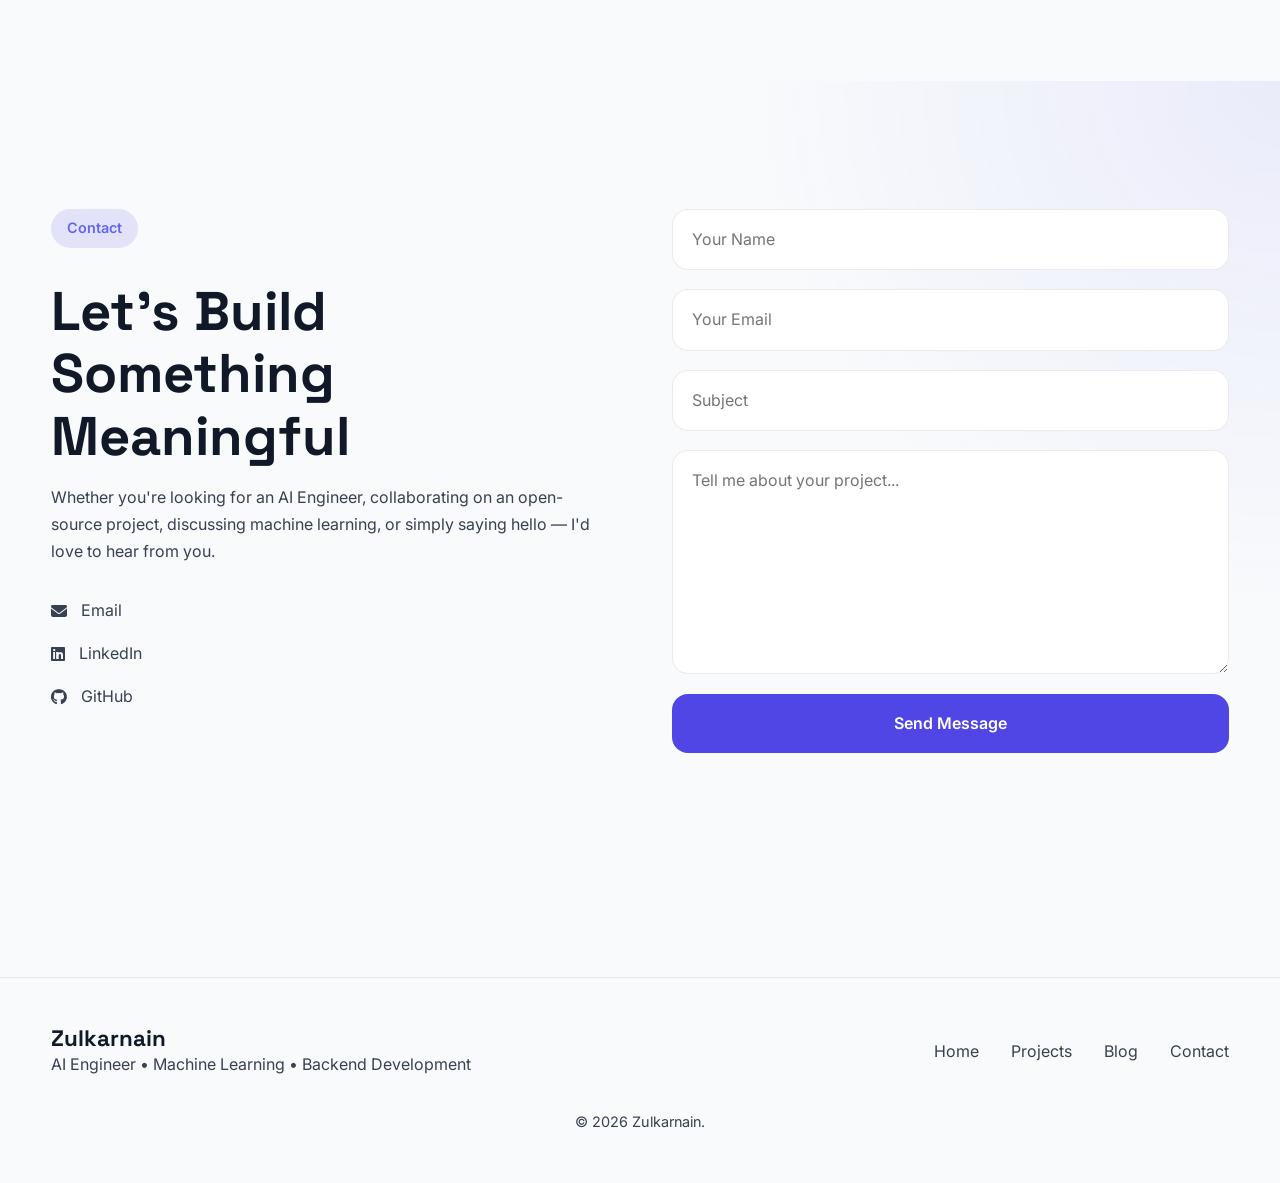
<file: Frontend/index(1).html>
<!doctype html>
<html lang="en">
  <head>
    <meta charset="UTF-8" />

    <meta name="viewport" content="width=device-width, initial-scale=1.0" />

    <meta
      name="description"
      content="Portfolio of Zulkarnain — AI Engineer, Machine Learning Engineer and Backend Developer building intelligent systems for real-world applications."
    />

    <meta
      name="keywords"
      content="AI Engineer, Machine Learning Engineer, Data Scientist, FastAPI, Python, Deep Learning, Portfolio"
    />

    <meta name="author" content="Zulkarnain" />

    <meta property="og:title" content="Zulkarnain | AI Engineer" />

    <meta
      property="og:description"
      content="Building Intelligent Systems for Real-World Problems"
    />

    <meta property="og:type" content="website" />

    <title>Zulkarnain | AI Engineer</title>

    <link rel="preconnect" href="https://fonts.googleapis.com" />

    <link rel="preconnect" href="https://fonts.gstatic.com" crossorigin />

    <link
      href="https://fonts.googleapis.com/css2?family=Inter:wght@300;400;500;600;700;800&family=Space+Grotesk:wght@500;700&display=swap"
      rel="stylesheet"
    />

    <link
      rel="stylesheet"
      href="https://cdnjs.cloudflare.com/ajax/libs/font-awesome/6.7.1/css/all.min.css"
    />

    <link rel="stylesheet" href="styles.css" />
  </head>

  <body>
    <div id="scroll-progress"></div>

    <a class="skip-link" href="#main-content"> Skip to Content </a>

    <header id="site-header">
      <nav class="navbar container">
        <a href="#hero" class="logo">
          <span class="logo-text">Zulkarnain</span>
          <span class="logo-dot">.</span>
        </a>

        <ul class="nav-menu">
          <li><a href="#about">About</a></li>

          <li><a href="#experience">Experience</a></li>

          <li><a href="#projects">Projects</a></li>

          <li><a href="#skills">Skills</a></li>

          <li><a href="#blog">Blog</a></li>

          <li><a href="#contact">Contact</a></li>
        </ul>

        <div class="nav-actions">
          <button id="theme-toggle" aria-label="Toggle Theme">
            <i class="fas fa-moon"></i>
          </button>

          <a href="https://github.com/Xulkarnain" aria-label="GitHub">
            <i class="fab fa-github"></i>
          </a>

          <a
            href="https://in.linkedin.com/in/zulkarnain0"
            aria-label="LinkedIn"
          >
            <i class="fab fa-linkedin"></i>
          </a>

          <a href="#resume" class="resume-btn"> Resume </a>

          <button
            id="menu-toggle"
            class="menu-toggle"
            type="button"
            aria-label="Open navigation menu"
            aria-expanded="false"
            aria-controls="mobile-menu"
          >
            <i class="fas fa-bars"></i>
          </button>
        </div>
      </nav>
    </header>

    <div id="mobile-menu">
      <a href="#about">About</a>

      <a href="#experience">Experience</a>

      <a href="#projects">Projects</a>

      <a href="#skills">Skills</a>

      <a href="#blog">Blog</a>

      <a href="#contact">Contact</a>
    </div>

    <main id="main-content">
      <section id="hero">
        <div class="container hero-container">
          <div class="hero-left">
            <span class="hero-badge">
              AI Engineer • Machine Learning • Backend Development
            </span>

            <h1>
              Building Intelligent Systems

              <span> That Solve Real-World Problems </span>
            </h1>

            <h2 id="typing-text">AI Engineer</h2>

            <p class="hero-description">
              I'm Zulkarnain, a Computer Science undergraduate and AI Engineer
              passionate about production machine learning, recommendation
              systems, scalable backend services, and intelligent applications.
              My focus is building AI systems that move beyond notebooks into
              real-world products.
            </p>

            <div class="hero-buttons">
              <a href="#projects" class="primary-btn"> View Projects </a>

              <a href="#contact" class="secondary-btn"> Contact Me </a>
            </div>

            <div class="hero-stats">
              <div>
                <h3 data-count="15">4</h3>

                <p>Projects</p>
              </div>

              <div>
                <h3 data-count="1">1</h3>

                <p>Internship</p>
              </div>

              <div>
                <h3 data-count="2027">0</h3>

                <p>Graduation</p>
              </div>
            </div>
          </div>

          <div class="hero-right">
            <div class="profile-card">
              <img src="pfp.webp" alt="Zulkarnain" />

              <div class="status">
                <span class="status-dot"></span>

                Open to AI / ML Opportunities
              </div>
            </div>
          </div>
        </div>
      </section>

      <!-- ==========================================================
ABOUT
=========================================================== -->

      <section id="about" class="section">
        <div class="container">
          <div class="section-header">
            <span class="section-tag"> About Me </span>

            <h2>From Curiosity to Production AI Systems</h2>

            <p>
              My journey into Artificial Intelligence started with a simple
              curiosity about how machines learn. That curiosity evolved into a
              commitment to designing production-ready AI systems, scalable
              backend services, and intelligent applications capable of solving
              real-world problems.
            </p>
          </div>

          <div class="about-grid">
            <div class="about-content">
              <p>
                I'm <strong>Zulkarnain</strong>, a Computer Science
                undergraduate specializing in Artificial Intelligence, Machine
                Learning, and Backend Engineering. My work combines software
                engineering principles with modern AI techniques to build
                reliable, scalable, and maintainable systems.
              </p>

              <p>
                During my Artificial Intelligence Internship at Koshur
                Scientist, I contributed to adaptive learning systems,
                recommendation engines, learning analytics, and backend APIs
                using FastAPI. Working on real production workflows taught me
                that successful AI products require much more than accurate
                models—they require clean architecture, efficient data
                pipelines, robust APIs, and excellent engineering practices.
              </p>

              <p>
                Beyond internships, I continuously build personal projects
                exploring recommendation systems, computer vision, deep
                learning, natural language processing, and modern backend
                development while documenting my learning through technical
                blogs.
              </p>
            </div>

            <div class="about-highlights">
              <div class="highlight-card">
                <i class="fas fa-brain"></i>

                <h3>Artificial Intelligence</h3>

                <p>
                  Production ML, Recommendation Systems, Deep Learning, LLM
                  Applications
                </p>
              </div>

              <div class="highlight-card">
                <i class="fas fa-server"></i>

                <h3>Backend Engineering</h3>

                <p>
                  FastAPI, PostgreSQL, REST APIs, Authentication, Deployment
                </p>
              </div>

              <div class="highlight-card">
                <i class="fas fa-chart-line"></i>

                <h3>Data Science</h3>

                <p>
                  Data Analysis, Feature Engineering, Model Evaluation,
                  Visualization
                </p>
              </div>

              <div class="highlight-card">
                <i class="fas fa-code-branch"></i>

                <h3>Software Engineering</h3>

                <p>
                  Git, Testing, Clean Code, System Design, Scalable Architecture
                </p>
              </div>
            </div>
          </div>
        </div>
      </section>

      <!-- ==========================================================
EXPERIENCE
=========================================================== -->

      <section id="experience" class="section">
        <div class="container">
          <div class="section-header">
            <span class="section-tag"> Experience </span>

            <h2>Professional Journey</h2>

            <p>
              Applying Artificial Intelligence and Software Engineering in
              real-world environments.
            </p>
          </div>

          <div class="timeline">
            <article class="timeline-item">
              <div class="timeline-dot"></div>

              <div class="timeline-content">
                <span class="timeline-date"> Summer 2026 </span>

                <h3>Artificial Intelligence Intern</h3>

                <h4>Koshur Scientist</h4>

                <p>
                  Worked on an adaptive learning platform focused on intelligent
                  education systems. Contributed to backend API development,
                  recommendation engine architecture, learning analytics,
                  mastery prediction, and AI-driven educational workflows.
                </p>

                <ul>
                  <li>Developed FastAPI services for adaptive learning.</li>

                  <li>
                    Built recommendation engine logic for personalized learning.
                  </li>

                  <li>Worked with PostgreSQL-based educational datasets.</li>

                  <li>
                    Improved API structure, validation, logging, and response
                    models.
                  </li>

                  <li>
                    Collaborated on production-ready AI architecture and backend
                    engineering.
                  </li>
                </ul>

                <div class="experience-tech">
                  <span>Python</span>

                  <span>FastAPI</span>

                  <span>PostgreSQL</span>

                  <span>Pydantic</span>

                  <span>REST APIs</span>

                  <span>Git</span>
                </div>
              </div>
            </article>
          </div>
        </div>
      </section>

      <!-- ==========================================================
FEATURED PROJECTS
=========================================================== -->

      <section id="projects" class="section">
        <div class="container">
          <div class="section-header">
            <span class="section-tag"> Featured Work </span>

            <h2>Projects That Demonstrate My Engineering Approach</h2>

            <p>
              Every project focuses on solving a practical problem while
              emphasizing clean architecture, scalable backend development, and
              production-oriented AI engineering.
            </p>
          </div>

          <!-- ==========================
        Project Filters
        =========================== -->
          <div class="project-controls">
            <div class="project-filters">
              <button class="filter-btn active" data-filter="all">All</button>

              <button class="filter-btn" data-filter="ai">AI</button>

              <button class="filter-btn" data-filter="backend">Backend</button>

              <button class="filter-btn" data-filter="data">
                Data Science
              </button>
            </div>

            <!-- ==========================
          Search
          =========================== -->

            <div class="project-search">
              <i class="fas fa-search"></i>

              <input
                type="text"
                id="project-search"
                placeholder="Search projects..."
              />
            </div>
          </div>
          <!-- =====================================================
        PROJECT GRID
        ====================================================== -->

          <div class="project-grid">
            <!-- =====================================================
            PROJECT 1
            ====================================================== -->

            <article class="project-card" data-category="ai backend">
              <div class="project-image"></div>

              <div class="project-content">
                <span class="project-type"> Internship Project </span>

                <h3>Adaptive Learning Recommendation Engine</h3>

                <p>
                  Designed backend services supporting an intelligent
                  educational platform capable of analyzing learner behaviour,
                  estimating mastery, and generating personalized learning
                  recommendations using adaptive AI workflows.
                </p>

                <div class="project-tech">
                  <span>Python</span>

                  <span>FastAPI</span>

                  <span>Pydantic</span>

                  <span>PostgreSQL</span>

                  <span>REST API</span>
                </div>

                <div class="project-links">
                  <a href="#"> Case Study </a>

                  <a href="#"> GitHub </a>
                </div>
              </div>
            </article>

            <!-- =====================================================
            PROJECT 2
            ====================================================== -->

            <article class="project-card" data-category="ai data">
              <div class="project-content">
                <span class="project-type"> Machine Learning </span>

                <h3>Customer Churn Prediction System</h3>

                <p>
                  Built an end-to-end machine learning application that predicts
                  customer churn using feature engineering, neural networks, and
                  an interactive Streamlit interface for real-time inference.
                </p>

                <div class="project-tech">
                  <span>TensorFlow</span>

                  <span>Scikit-learn</span>

                  <span>Streamlit</span>

                  <span>Pandas</span>

                  <span>NumPy</span>
                </div>

                <div class="project-links">
                  <a
                    href="https://customer-churn-ann-mu5tfdyrqt84ytvr7gksav.streamlit.app/"
                  >
                    Live Demo
                  </a>

                  <a href="https://github.com/Xulkarnain/Customer-Churn-ANN">
                    GitHub
                  </a>
                </div>
              </div>
            </article>

            <!-- =====================================================
            PROJECT 3
            ====================================================== -->

            <article class="project-card" data-category="backend">
              <div class="project-content">
                <span class="project-type"> Backend </span>

                <h3>GitHub Trending Repository Analyzer</h3>

                <p>
                  Automated the collection, storage, and analysis of GitHub
                  Trending repositories through web scraping and SQLite-based
                  persistence, exposing structured insights for developers.
                </p>

                <div class="project-tech">
                  <span>Python</span>

                  <span>SQLite</span>

                  <span>BeautifulSoup</span>

                  <span>Requests</span>
                </div>

                <div class="project-links">
                  <a
                    href="https://github.com/Xulkarnain/GitHub_Trending-Repositories-Analyzer"
                  >
                    GitHub
                  </a>
                </div>
              </div>
            </article>

            <!-- =====================================================
            PROJECT 4
            ====================================================== -->

            <article class="project-card" data-category="backend">
              <div class="project-content">
                <span class="project-type"> Software Engineering </span>

                <h3>University Timetable Generator</h3>

                <p>
                  Developed a desktop application for generating university
                  timetables with efficient scheduling logic, SQLite
                  integration, and a Java-based graphical interface.
                </p>

                <div class="project-tech">
                  <span>Java</span>

                  <span>SQLite</span>

                  <span>OOP</span>
                </div>

                <div class="project-links">
                  <a
                    href="https://github.com/Xulkarnain/University_Timetable_Generator"
                  >
                    GitHub
                  </a>
                </div>
              </div>
            </article>
          </div>
        </div>
      </section>

      <!-- ==========================================================
SKILLS
=========================================================== -->

      <section id="skills" class="section">
        <div class="container">
          <div class="section-header">
            <span class="section-tag"> Technical Skills </span>

            <h2>Technologies I Use to Build Intelligent Systems</h2>

            <p>
              My focus is building production-ready AI applications by combining
              machine learning, backend engineering, databases, cloud
              technologies, and modern software engineering practices.
            </p>
          </div>

          <div class="skills-grid">
            <!-- AI -->

            <div class="skill-card">
              <h3>
                <i class="fas fa-brain"></i>

                Artificial Intelligence
              </h3>

              <div class="skill-list">
                <div class="skill">
                  <div class="skill-header">
                    <span>Machine Learning</span>

                    <span>90%</span>
                  </div>

                  <div class="progress">
                    <div class="progress-fill" data-progress="90"></div>
                  </div>
                </div>

                <div class="skill">
                  <div class="skill-header">
                    <span>Deep Learning</span>

                    <span>85%</span>
                  </div>

                  <div class="progress">
                    <div class="progress-fill" data-progress="85"></div>
                  </div>
                </div>

                <div class="skill">
                  <div class="skill-header">
                    <span>Computer Vision</span>

                    <span>75%</span>
                  </div>

                  <div class="progress">
                    <div class="progress-fill" data-progress="85"></div>
                  </div>
                </div>

                <div class="skill">
                  <div class="skill-header">
                    <span>Natural Language Processing</span>

                    <span>80%</span>
                  </div>

                  <div class="progress">
                    <div class="progress-fill" data-progress="85"></div>
                  </div>
                </div>
              </div>
            </div>

            <!-- Backend -->

            <div class="skill-card">
              <h3>
                <i class="fas fa-server"></i>

                Backend Engineering
              </h3>

              <div class="skill-list">
                <div class="skill">
                  <div class="skill-header">
                    <span>Python</span>

                    <span>95%</span>
                  </div>

                  <div class="progress">
                    <div class="progress-fill" data-progress="85"></div>
                  </div>
                </div>

                <div class="skill">
                  <div class="skill-header">
                    <span>FastAPI</span>

                    <span>90%</span>
                  </div>

                  <div class="progress">
                    <div class="progress-fill" data-progress="85"></div>
                  </div>
                </div>

                <div class="skill">
                  <div class="skill-header">
                    <span>REST APIs</span>

                    <span>90%</span>
                  </div>

                  <div class="progress">
                    <div class="progress-fill" data-progress="85"></div>
                  </div>
                </div>

                <div class="skill">
                  <div class="skill-header">
                    <span>Authentication & API Design</span>

                    <span>80%</span>
                  </div>

                  <div class="progress">
                    <div class="progress-fill" data-progress="85"></div>
                  </div>
                </div>
              </div>
            </div>

            <!-- Database -->

            <div class="skill-card">
              <h3>
                <i class="fas fa-database"></i>

                Databases
              </h3>

              <div class="tech-tags">
                <span>PostgreSQL</span>

                <span>SQLite</span>

                <span>MySQL</span>

                <span>MongoDB</span>

                <span>SQL</span>
              </div>
            </div>

            <!-- Data Science -->

            <div class="skill-card">
              <h3>
                <i class="fas fa-chart-line"></i>

                Data Science
              </h3>

              <div class="tech-tags">
                <span>Pandas</span>

                <span>NumPy</span>

                <span>Matplotlib</span>

                <span>Seaborn</span>

                <span>Plotly</span>

                <span>Feature Engineering</span>

                <span>EDA</span>

                <span>Statistics</span>
              </div>
            </div>

            <!-- DevOps -->

            <div class="skill-card">
              <h3>
                <i class="fas fa-cloud"></i>

                DevOps & Cloud
              </h3>

              <div class="tech-tags">
                <span>Docker</span>

                <span>AWS</span>

                <span>Git</span>

                <span>GitHub</span>

                <span>Linux</span>

                <span>CI/CD</span>
              </div>
            </div>

            <!-- Tools -->

            <div class="skill-card">
              <h3>
                <i class="fas fa-toolbox"></i>

                Tools
              </h3>

              <div class="tech-tags">
                <span>VS Code</span>

                <span>Jupyter</span>

                <span>Postman</span>

                <span>Figma</span>

                <span>Notion</span>

                <span>GitHub Actions</span>
              </div>
            </div>
          </div>
        </div>
      </section>

      <!-- ==========================================================
CURRENT FOCUS
=========================================================== -->

      <section id="current-focus" class="section">
        <div class="container">
          <div class="section-header">
            <span class="section-tag"> Currently Learning </span>

            <h2>What I'm Working On Right Now</h2>
          </div>

          <div class="focus-grid">
            <article class="focus-card">
              <i class="fas fa-robot"></i>

              <h3>Large Language Models</h3>

              <p>
                Building applications with Transformers, Retrieval-Augmented
                Generation (RAG), embeddings, and vector databases.
              </p>
            </article>

            <article class="focus-card">
              <i class="fas fa-microchip"></i>

              <h3>MLOps</h3>

              <p>
                Learning Docker, deployment pipelines, model serving,
                monitoring, and scalable ML workflows.
              </p>
            </article>

            <article class="focus-card">
              <i class="fas fa-network-wired"></i>

              <h3>System Design</h3>

              <p>
                Designing scalable backend architectures for AI-powered
                applications and distributed systems.
              </p>
            </article>
          </div>
        </div>
      </section>

      <!-- ==========================================================
EDUCATION
=========================================================== -->

      <section id="education" class="section">
        <div class="container">
          <div class="section-header">
            <span class="section-tag"> Education </span>

            <h2>Academic Background</h2>
          </div>

          <div class="education-card">
            <div class="education-icon">
              <i class="fas fa-graduation-cap"></i>
            </div>

            <div class="education-content">
              <h3>
                Bachelor of Technology in Computer Science & Engineering (B.Tech
                CSE)
              </h3>

              <h4>Computer Science & Engineering</h4>

              <p>Central University of Kashmir</p>

              <span class="education-duration">
                Expected Graduation • 2027
              </span>

              <p>
                Coursework includes Artificial Intelligence, Machine Learning,
                Data Structures, Database Systems, Operating Systems, Computer
                Networks, Software Engineering, Deep Learning, Data Science,
                Theory of Computation Statistics and Probability, and other core
                computer science subjects.
              </p>
            </div>
          </div>
        </div>
      </section>

      <!-- ==========================================================
CERTIFICATIONS
=========================================================== -->

      <section id="certifications" class="section">
        <div class="container">
          <div class="section-header">
            <span class="section-tag"> Certifications </span>

            <h2>Professional Learning</h2>
          </div>

          <div class="certificate-grid">
            <article class="certificate-card">
              <i class="fas fa-award"></i>

              <h3>Ultimate Data Science & AI Bootcamp</h3>

              <p>
                Comprehensive training covering Python, Machine Learning, Deep
                Learning, NLP, Computer Vision, MLOps, FastAPI and Deployment.
              </p>
            </article>

            <article class="certificate-card">
              <i class="fas fa-database"></i>

              <h3>PostgreSQL & Database Systems</h3>

              <p>
                Relational database design, SQL, optimization, indexing and
                backend integration.
              </p>
            </article>

            <article class="certificate-card">
              <i class="fas fa-code"></i>

              <h3>Python & Software Engineering</h3>

              <p>
                Advanced Python, OOP, multithreading, testing, packaging and
                production development.
              </p>
            </article>
          </div>
        </div>
      </section>

      <!-- ==========================================================
BLOG
=========================================================== -->

      <section id="blog" class="section">
        <div class="container">
          <div class="section-header">
            <span class="section-tag"> Writing </span>

            <h2>Technical Articles</h2>

            <p>I enjoy documenting what I learn while building AI systems.</p>
          </div>
          <div class="blog-search">
            <input
              type="search"
              id="blog-search"
              placeholder="Search articles by title or topic..."
              aria-label="Search blog articles"
            />
          </div>

          <p class="blog-results-info" aria-live="polite"></p>
          <div class="blog-grid">
            <article class="blog-card">
              <span> Machine Learning </span>

              <h3>Building Production Ready AI Applications with FastAPI</h3>

              <p>
                Designing scalable APIs for deploying machine learning models.
              </p>
            </article>

            <article class="blog-card">
              <span> Backend </span>

              <h3>Structuring Large FastAPI Projects</h3>

              <p>
                Clean architecture patterns for maintainable Python
                applications.
              </p>
            </article>

            <article class="blog-card">
              <span> AI </span>

              <h3>Recommendation Systems Explained</h3>

              <p>Understanding recommendation engines from first principles.</p>
            </article>
          </div>
        </div>
      </section>

      <!-- ==========================================================
CONTACT
=========================================================== -->

      <section id="contact" class="section">
        <div class="container">
          <div class="contact-wrapper">
            <div class="contact-info">
              <span class="section-tag"> Contact </span>

              <h2>Let's Build Something Meaningful</h2>

              <p>
                Whether you're looking for an AI Engineer, collaborating on an
                open-source project, discussing machine learning, or simply
                saying hello — I'd love to hear from you.
              </p>

              <div class="contact-links">
                <a href="mailto:darzulkarnain@gmail.com">
                  <i class="fas fa-envelope"></i>

                  Email
                </a>

                <a href="https://in.linkedin.com/in/zulkarnain0">
                  <i class="fab fa-linkedin"></i>

                  LinkedIn
                </a>

                <a href="https://github.com/Xulkarnain">
                  <i class="fab fa-github"></i>

                  GitHub
                </a>
              </div>
            </div>

            <form id="contact-form">
              <input type="text" name="name" placeholder="Your Name" required />

              <input
                type="email"
                name="email"
                placeholder="Your Email"
                required
              />

              <input type="text" name="subject" placeholder="Subject" />

              <textarea
                name="message"
                rows="7"
                placeholder="Tell me about your project..."
                required
              ></textarea>

              <button type="submit">Send Message</button>
            </form>
          </div>
        </div>
      </section>
    </main>

    <!-- ==========================================================
BACK TO TOP
=========================================================== -->

    <button id="back-to-top" aria-label="Back To Top">
      <i class="fas fa-arrow-up"></i>
    </button>

    <!-- ==========================================================
FOOTER
=========================================================== -->

    <footer id="footer">
      <div class="container">
        <div class="footer-content">
          <div>
            <h3>Zulkarnain</h3>

            <p>AI Engineer • Machine Learning • Backend Development</p>
          </div>

          <div class="footer-links">
            <a href="#hero"> Home </a>

            <a href="#projects"> Projects </a>

            <a href="#blog"> Blog </a>

            <a href="#contact"> Contact </a>
          </div>
        </div>

        <div class="footer-bottom">
          <p>© 2026 Zulkarnain.</p>
        </div>
      </div>
    </footer>

    <script src="script.js"></script>
  </body>
</html>
</file>
<file: Frontend/styles.css>
/*==========================================================
    PORTFOLIO WEBSITE
    Version: 1.0

    Part 1A
    • Reset
    • Variables
    • Base
    • Typography
    • Utilities
==========================================================*/

/*==========================================================
RESET
==========================================================*/

*,
*::before,
*::after {
  margin: 0;
  padding: 0;

  box-sizing: border-box;
}

html {
  scroll-behavior: smooth;
}

body {
  min-height: 100vh;

  overflow-x: hidden;

  font-family: "Inter", sans-serif;

  line-height: 1.7;

  transition: 0.35s ease;
}

img {
  display: block;

  max-width: 100%;
}

a {
  color: inherit;

  text-decoration: none;
}

button {
  border: none;

  outline: none;

  cursor: pointer;

  background: none;

  font: inherit;
}

input,
textarea {
  font: inherit;

  outline: none;
}

/*==========================================================
THEME VARIABLES
==========================================================*/

:root {
  /* Primary */

  --primary: #4f46e5;
  --primary-light: #6366f1;

  /* Accent */

  --accent: #06b6d4;

  /* Background */

  --background: #050816;

  --surface: #0f172a;

  --surface-light: #162033;

  /* Text */

  --text: #f8fafc;

  --text-light: #cbd5e1;

  --muted: #94a3b8;

  /* Borders */

  --border: rgba(255, 255, 255, 0.08);

  /* Shadows */

  --shadow-lg: 0 20px 60px rgba(0, 0, 0, 0.35);

  --shadow-md: 0 10px 25px rgba(0, 0, 0, 0.2);

  /* Radius */

  --radius-sm: 8px;

  --radius-md: 14px;

  --radius-lg: 24px;

  --radius-xl: 40px;

  /* Layout */

  --container: 1280px;
}

/*==========================================================
LIGHT MODE
==========================================================*/

body.light {
  --background: #f8fafc;

  --surface: #ffffff;

  --surface-light: #f1f5f9;

  --text: #111827;

  --text-light: #374151;

  --muted: #64748b;

  --border: rgba(0, 0, 0, 0.08);
}

/*==========================================================
BODY
==========================================================*/

body {
  background: var(--background);

  color: var(--text);
}

/*==========================================================
SCROLLBAR
==========================================================*/

::-webkit-scrollbar {
  width: 10px;
}

::-webkit-scrollbar-track {
  background: var(--background);
}

::-webkit-scrollbar-thumb {
  background: var(--primary);

  border-radius: 100px;
}

::-webkit-scrollbar-thumb:hover {
  background: var(--primary-light);
}

/*==========================================================
TYPOGRAPHY
==========================================================*/

h1,
h2,
h3,
h4 {
  font-family: "Space Grotesk", sans-serif;

  line-height: 1.15;
}

h1 {
  font-size: clamp(3rem, 8vw, 5.4rem);

  font-weight: 700;
}

h2 {
  font-size: clamp(2rem, 5vw, 3.4rem);

  margin-bottom: 1rem;
}

h3 {
  font-size: 1.4rem;
}

p {
  color: var(--text-light);
}

.section {
  padding: 8rem 0;
}

/*==========================================================
LAYOUT
==========================================================*/

.container {
  width: min(92%, var(--container));

  margin-inline: auto;
}

.section-header {
  max-width: 760px;

  margin-inline: auto;

  text-align: center;

  margin-bottom: 5rem;
}

.section-tag {
  display: inline-block;

  margin-bottom: 1rem;

  padding: 0.45rem 1rem;

  border-radius: 999px;

  background: rgba(79, 70, 229, 0.12);

  color: var(--primary-light);

  font-size: 0.9rem;

  font-weight: 600;
}

.section-header p {
  margin-top: 1rem;

  font-size: 1.05rem;
}

/*==========================================================
BUTTONS
==========================================================*/

.primary-btn {
  display: inline-flex;

  align-items: center;

  justify-content: center;

  padding: 1rem 2rem;

  border-radius: 999px;

  background: var(--primary);

  color: white;

  font-weight: 600;

  transition: 0.35s;
}

.primary-btn:hover {
  transform: translateY(-4px);

  background: var(--primary-light);

  box-shadow: var(--shadow-lg);
}

.secondary-btn {
  display: inline-flex;

  align-items: center;

  justify-content: center;

  padding: 1rem 2rem;

  border-radius: 999px;

  border: 1px solid var(--border);

  transition: 0.35s;
}

.secondary-btn:hover {
  background: var(--surface);

  transform: translateY(-4px);
}

/*==========================================================
SKIP LINK
==========================================================*/

.skip-link {
  position: absolute;

  left: -9999px;
}

.skip-link:focus {
  left: 1rem;

  top: 1rem;

  padding: 1rem;

  background: var(--primary);

  color: #fff;

  z-index: 10000;
}

/*==========================================================
SCROLL PROGRESS
==========================================================*/

#scroll-progress {
  position: fixed;

  top: 0;

  left: 0;

  width: 0;

  height: 3px;

  background: linear-gradient(90deg, #6366f1, #06b6d4, #22c55e);

  box-shadow: 0 0 15px rgba(99, 102, 241, 0.7);

  z-index: 9999;
}

/*==========================================================
UTILITY
==========================================================*/

.glass {
  background: rgba(255, 255, 255, 0.05);

  backdrop-filter: blur(18px);

  border: 1px solid var(--border);
}

.text-gradient {
  background: linear-gradient(90deg, var(--primary), var(--accent));

  -webkit-background-clip: text;

  -webkit-text-fill-color: transparent;
}

.hidden {
  display: none;
}

/*==========================================================
NAVBAR
==========================================================*/

#site-header {
  position: fixed;

  inset: 0 0 auto 0;

  width: 100%;

  z-index: 1000;

  backdrop-filter: blur(14px);

  background: rgba(5, 8, 22, 0.65);

  transition:
    background 0.35s,
    backdrop-filter 0.35s,
    box-shadow 0.35s,
    border-color 0.35s;
}

body.light #site-header.scrolled {
  background: rgba(255, 255, 255, 0.92);
}

#site-header.scrolled {
  background: rgba(5, 8, 22, 0.88);

  backdrop-filter: blur(24px);

  border-bottom: 1px solid var(--border);

  box-shadow: 0 8px 30px rgba(0, 0, 0, 0.25);
}

.navbar {
  height: 80px;

  display: flex;

  align-items: center;

  justify-content: space-between;
}

/*==========================================================
LOGO
==========================================================*/

.logo {
  display: flex;

  align-items: center;

  gap: 0.2rem;

  font-family: "Space Grotesk", sans-serif;

  font-size: 1.4rem;

  font-weight: 700;
}

.logo-dot {
  color: var(--primary);
}

/*==========================================================
NAVIGATION
==========================================================*/

.nav-menu {
  display: flex;

  align-items: center;

  gap: 2rem;

  list-style: none;
}

.nav-menu a {
  position: relative;

  color: var(--text-light);

  font-weight: 500;

  transition: 0.3s;
}

.nav-menu a:hover {
  color: var(--text);
}

.nav-menu a::after {
  content: "";

  position: absolute;

  left: 0;

  bottom: -8px;

  width: 0;

  height: 2px;

  background: var(--primary);

  transition: 0.3s;
}

.nav-menu a:hover::after {
  width: 100%;
}

.nav-menu a.active {
  color: var(--text);
}

.nav-menu a.active::after {
  width: 100%;
}

/*==========================================================
NAV ACTIONS
==========================================================*/

.nav-actions {
  display: flex;

  align-items: center;

  gap: 1rem;
}

.nav-actions a {
  transition: 0.3s;
}

.nav-actions a:hover {
  color: var(--primary);
}

.resume-btn {
  padding: 0.8rem 1.4rem;

  border-radius: 999px;

  background: var(--primary);

  color: white !important;

  font-weight: 600;
}

.resume-btn:hover {
  transform: translateY(-3px);
}

#theme-toggle {
  width: 42px;

  height: 42px;

  border-radius: 50%;

  border: 1px solid var(--border);

  display: grid;

  place-items: center;

  transition: 0.3s;
}

#theme-toggle:hover {
  background: var(--surface);
}

.menu-toggle {
  display: none;
}

/*==========================================================
MOBILE MENU
==========================================================*/

#mobile-menu {
  position: fixed;

  top: 80px;

  right: -100%;

  width: 280px;

  height: calc(100vh - 80px);

  background: var(--surface);

  display: flex;

  flex-direction: column;

  padding: 2rem;

  gap: 1.5rem;

  transition: 0.35s;

  z-index: 999;
}

#mobile-menu.open {
  right: 0;
}

#mobile-menu a {
  font-size: 1.05rem;

  color: var(--text-light);
}

/*==========================================================
HERO
==========================================================*/

#hero {
  min-height: 100vh;

  display: flex;

  align-items: center;

  padding-top: 120px;
}

.hero-container {
  display: grid;

  grid-template-columns: 1.2fr 1fr;

  gap: 5rem;

  align-items: center;
}

.hero-badge {
  display: inline-flex;

  align-items: center;

  gap: 0.7rem;

  padding: 0.75rem 1.25rem;

  border-radius: 999px;

  background: rgba(255, 255, 255, 0.05);

  border: 1px solid rgba(255, 255, 255, 0.08);

  backdrop-filter: blur(14px);

  color: #cbd5e1;

  font-size: 0.9rem;

  font-weight: 600;
}
h1 {
  font-size: clamp(3rem, 8vw, 5.4rem);

  font-weight: 700;
}

.hero-left h1 {
  font-family: "Space Grotesk", sans-serif;

  font-size: clamp(2.9rem, 5vw, 4.8rem);

  line-height: 1.05;

  letter-spacing: -2px;

  max-width: 12ch;

  margin-bottom: 1rem;
}

.hero-left h1 span {
  display: block;

  margin-top: 0.25rem;

  color: transparent;

  background: linear-gradient(135deg, #7c83ff, #06b6d4);

  -webkit-background-clip: text;
  background-clip: text;
}
.hero-left {
  max-width: 680px;
}

#typing-text {
  position: relative;

  display: inline-block;

  font-size: 2rem;

  color: var(--accent);

  min-height: 45px;

  margin: 1rem 0 2rem;

  font-weight: 600;
}

#typing-text::after {
  content: "|";

  margin-left: 3px;

  animation: blink 0.8s infinite;
}

@keyframes blink {
  50% {
    opacity: 0;
  }
}

.hero-description {
  max-width: 650px;

  font-size: 1.1rem;
}

.hero-buttons {
  display: flex;

  gap: 1rem;

  margin: 2.5rem 0;

  flex-wrap: wrap;
}

.hero-stats {
  display: flex;

  gap: 3rem;

  margin-top: 4rem;

  flex-wrap: wrap;
}

.hero-stats h3 {
  font-size: 2.2rem;

  color: var(--primary);
}

.hero-stats p {
  font-size: 0.95rem;
}

/*==========================================================
PROFILE CARD
==========================================================*/

.profile-card {
  position: relative;

  background: var(--surface);

  border: 1px solid var(--border);

  border-radius: 52px;

  overflow: hidden;

  box-shadow: var(--shadow-lg);

  transition: 0.4s;
}

.profile-card:hover {
  transform: translateY(-10px);
}

.profile-card img {
  width: 100%;

  aspect-ratio: 1/1;

  object-fit: cover;
}

.status {
  display: flex;

  align-items: center;

  gap: 0.6rem;

  padding: 1.2rem;

  font-weight: 600;
}

.status-dot {
  width: 10px;

  height: 10px;

  border-radius: 50%;

  background: #22c55e;

  animation: pulse 1.8s infinite;
}

/*==========================================================
ANIMATION
==========================================================*/

@keyframes pulse {
  0% {
    transform: scale(1);

    opacity: 1;
  }

  50% {
    transform: scale(1.6);

    opacity: 0.4;
  }

  100% {
    transform: scale(1);

    opacity: 1;
  }
}

/*==========================================================
TABLET
==========================================================*/

@media (max-width: 992px) {
  .hero-container {
    grid-template-columns: 1fr;

    text-align: center;
  }

  .hero-description {
    margin: auto;
  }

  .hero-buttons {
    justify-content: center;
  }

  .hero-stats {
    justify-content: center;
  }
}

/*==========================================================
MOBILE
==========================================================*/

@media (max-width: 768px) {
  .nav-menu {
    display: none;
  }

  #mobile-menu.open {
    right: 0;

    box-shadow: -10px 0 40px rgba(0, 0, 0, 0.35);
  }

  .menu-toggle {
    transition: 0.35s;
  }

  .menu-toggle.active {
    transform: rotate(90deg);
  }

  .menu-toggle {
    display: grid;

    place-items: center;

    width: 42px;

    height: 42px;

    border-radius: 50%;

    border: 1px solid var(--border);
  }

  .hero-left h1 {
    font-size: 2.9rem;
  }

  #typing-text {
    font-size: 1.5rem;
  }

  .hero-stats {
    gap: 2rem;
  }

  .resume-btn {
    display: none;
  }
}

/*==========================================================
SECTION BACKGROUND
==========================================================*/

.section {
  position: relative;

  overflow: hidden;
}

.section::before {
  content: "";

  position: absolute;

  inset: 0;

  pointer-events: none;

  background: radial-gradient(
    circle at top right,
    rgba(79, 70, 229, 0.08),
    transparent 35%
  );
}

/*==========================================================
ABOUT
==========================================================*/

.about-grid {
  display: grid;

  grid-template-columns: 1.2fr 0.9fr;

  gap: 4rem;

  align-items: start;
}

.about-content {
  display: flex;

  flex-direction: column;

  gap: 1.5rem;
}

.about-content p {
  font-size: 1.05rem;

  color: var(--text-light);
}

.about-content strong {
  color: var(--text);
}

/*==========================================================
HIGHLIGHT GRID
==========================================================*/

.about-highlights {
  display: grid;

  grid-template-columns: repeat(2, 1fr);

  gap: 1.5rem;
}

/*==========================================================
HIGHLIGHT CARD
==========================================================*/

.highlight-card {
  background: var(--surface);

  border: 1px solid var(--border);

  border-radius: 24px;

  padding: 2rem;

  transition: 0.35s;

  position: relative;

  overflow: hidden;
}

.highlight-card::before {
  content: "";

  position: absolute;

  inset: 0;

  background: linear-gradient(135deg, rgba(79, 70, 229, 0.15), transparent);

  opacity: 0;

  transition: 0.35s;
}

.highlight-card:hover {
  transform: translateY(-10px);

  box-shadow: var(--shadow-lg);
}

.highlight-card:hover::before {
  opacity: 1;
}

.highlight-card i {
  font-size: 2rem;

  color: var(--primary);

  margin-bottom: 1rem;
}

.highlight-card h3 {
  margin-bottom: 0.8rem;
}

.highlight-card p {
  font-size: 0.95rem;
}

/*==========================================================
TIMELINE
==========================================================*/

.timeline {
  position: relative;

  margin-top: 4rem;

  padding-left: 3rem;
}

.timeline::before {
  content: "";

  position: absolute;

  left: 14px;

  top: 0;

  width: 2px;

  height: 100%;

  background: var(--border);
}

/*==========================================================
TIMELINE ITEM
==========================================================*/

.timeline-item {
  position: relative;

  margin-bottom: 4rem;
}

.timeline-dot {
  position: absolute;

  left: -25px;

  top: 12px;

  width: 18px;

  height: 18px;

  border-radius: 50%;

  background: var(--primary);

  border: 4px solid var(--background);
}

/*==========================================================
TIMELINE CARD
==========================================================*/

.timeline-content {
  background: var(--surface);

  border: 1px solid var(--border);

  border-radius: 24px;

  padding: 2rem;

  transition: 0.35s;
}

.timeline-content:hover {
  transform: translateY(-8px);

  box-shadow: var(--shadow-lg);
}

.timeline-date {
  display: inline-block;

  margin-bottom: 1rem;

  padding: 0.4rem 0.9rem;

  border-radius: 999px;

  background: rgba(79, 70, 229, 0.12);

  color: var(--primary-light);

  font-weight: 600;

  font-size: 0.9rem;
}

.timeline-content h3 {
  margin-bottom: 0.3rem;
}

.timeline-content h4 {
  color: var(--primary);

  margin-bottom: 1rem;
}

.timeline-content ul {
  margin-top: 1.5rem;

  margin-left: 1rem;

  display: grid;

  gap: 0.8rem;
}

.timeline-content li {
  color: var(--text-light);
}

/*==========================================================
TECH STACK INSIDE EXPERIENCE
==========================================================*/

.experience-tech {
  display: flex;

  flex-wrap: wrap;

  gap: 0.8rem;

  margin-top: 2rem;
}

.experience-tech span {
  padding: 0.55rem 1rem;

  border-radius: 999px;

  background: rgba(79, 70, 229, 0.12);

  color: var(--primary-light);

  font-size: 0.9rem;

  font-weight: 600;
}

/*==========================================================
CARD BASE
==========================================================*/

.highlight-card,
.timeline-content {
  backdrop-filter: blur(18px);
}

/*==========================================================
HOVER EFFECTS
==========================================================*/

.highlight-card,
.timeline-content {
  transition:
    transform 0.35s,
    box-shadow 0.35s,
    border-color 0.35s;
}

.highlight-card:hover,
.timeline-content:hover {
  border-color: rgba(99, 102, 241, 0.35);
}

/*==========================================================
RESPONSIVE
==========================================================*/

@media (max-width: 992px) {
  .about-grid {
    grid-template-columns: 1fr;
  }

  .about-highlights {
    grid-template-columns: repeat(2, 1fr);
  }
}

@media (max-width: 768px) {
  .about-highlights {
    grid-template-columns: 1fr;
  }

  .timeline {
    padding-left: 2rem;
  }

  .timeline-dot {
    left: -18px;
  }

  .timeline-content {
    padding: 1.5rem;
  }
}

/*==========================================================
PROJECTS
==========================================================*/

.project-controls {
  display: flex;

  justify-content: space-between;

  align-items: center;

  gap: 1.5rem;

  margin-bottom: 3rem;

  flex-wrap: wrap;
}

/*==========================================================
FILTER BUTTONS
==========================================================*/

.filter-buttons {
  display: flex;

  gap: 1rem;

  flex-wrap: wrap;
}

.filter-btn {
  padding: 0.75rem 1.4rem;

  border-radius: 999px;

  border: 1px solid var(--border);

  background: var(--surface);

  color: var(--text-light);

  transition: 0.3s;
}

.filter-btn:hover,
.filter-btn.active {
  background: var(--primary);

  color: #fff;

  border-color: var(--primary);
}

/*==========================================================
SEARCH
==========================================================*/

.project-search {
  position: relative;
}

.project-search input {
  width: 300px;

  max-width: 100%;

  padding: 0.9rem 1rem 0.9rem 2.8rem;

  border-radius: 999px;

  border: 1px solid var(--border);

  background: var(--surface);

  color: var(--text);
}

.project-search i {
  position: absolute;

  left: 1rem;

  top: 50%;

  transform: translateY(-50%);

  color: var(--muted);
}

/*==========================================================
PROJECT GRID
==========================================================*/

.project-grid {
  display: grid;

  grid-template-columns: repeat(auto-fit, minmax(340px, 1fr));

  gap: 2rem;
}

/*==========================================================
PROJECT CARD
==========================================================*/

.project-card {
  background: var(--surface);

  border: 1px solid var(--border);

  border-radius: 26px;

  overflow: hidden;

  transition: 0.35s;

  display: flex;

  flex-direction: column;
}

.project-card:hover {
  transform: translateY(-10px);

  box-shadow: var(--shadow-lg);

  border-color: rgba(99, 102, 241, 0.35);
}

/*==========================================================
PROJECT IMAGE
==========================================================*/

.project-image {
  overflow: hidden;
}

.project-image img {
  width: 100%;

  aspect-ratio: 16/9;

  object-fit: cover;

  transition: 0.5s;
}

.project-card:hover img {
  transform: scale(1.06);
}

/*==========================================================
PROJECT BODY
==========================================================*/

.project-content {
  padding: 1.8rem;

  display: flex;

  flex-direction: column;

  flex: 1;
}

.project-content h3 {
  margin-bottom: 0.8rem;
}

.project-content p {
  margin-bottom: 1.5rem;
}

/*==========================================================
TECH TAGS
==========================================================*/

.project-tech {
  display: flex;

  flex-wrap: wrap;

  gap: 0.6rem;

  margin-bottom: 2rem;
}

.project-tech span {
  padding: 0.45rem 0.9rem;

  border-radius: 999px;

  background: rgba(79, 70, 229, 0.12);

  color: var(--primary-light);

  font-size: 0.85rem;

  font-weight: 600;
}

/*==========================================================
PROJECT LINKS
==========================================================*/

.project-links {
  display: flex;

  gap: 1rem;

  margin-top: auto;
}

.project-links a {
  flex: 1;

  text-align: center;

  padding: 0.9rem;

  border-radius: 14px;

  border: 1px solid var(--border);

  transition: 0.3s;
}

.project-links a:first-child {
  background: var(--primary);

  color: #fff;

  border: none;
}

.project-links a:hover {
  transform: translateY(-3px);
}

/*==========================================================
SKILLS
==========================================================*/

.skills-grid {
  display: grid;

  grid-template-columns: repeat(auto-fit, minmax(300px, 1fr));

  gap: 2rem;
}

/*==========================================================
SKILL CARD
==========================================================*/

.skill-card {
  background: var(--surface);

  border: 1px solid var(--border);

  border-radius: 24px;

  padding: 2rem;

  transition: 0.35s;
}

.skill-card:hover {
  transform: translateY(-8px);

  box-shadow: var(--shadow-lg);
}

.skill-card h3 {
  margin-bottom: 2rem;
}

/*==========================================================
SKILL ITEM
==========================================================*/

.skill {
  margin-bottom: 1.5rem;
}

.skill:last-child {
  margin-bottom: 0;
}

.skill-header {
  display: flex;

  justify-content: space-between;

  margin-bottom: 0.6rem;
}

.skill-header span {
  font-weight: 600;
}

/*==========================================================
PROGRESS BAR
==========================================================*/

.progress {
  height: 8px;

  border-radius: 999px;

  background: rgba(26, 145, 214, 0.695);

  overflow: hidden;
}

.progress-fill {
  height: 100%;

  width: 0;

  border-radius: 999px;

  background: linear-gradient(90deg, var(--primary), var(--accent));
}

/*==========================================================
CURRENT FOCUS
==========================================================*/

.focus-grid {
  display: grid;

  grid-template-columns: repeat(auto-fit, minmax(250px, 1fr));

  gap: 2rem;
}

.focus-card {
  background: var(--surface);

  border: 1px solid var(--border);

  border-radius: 24px;

  padding: 2rem;

  text-align: center;

  transition: 0.35s;
}

.focus-card:hover {
  transform: translateY(-8px);

  box-shadow: var(--shadow-lg);
}

.focus-card i {
  font-size: 2.4rem;

  color: var(--primary);

  margin-bottom: 1.2rem;
}

.focus-card h3 {
  margin-bottom: 1rem;
}

/*==========================================================
RESPONSIVE
==========================================================*/

@media (max-width: 768px) {
  .project-controls {
    flex-direction: column;

    align-items: stretch;
  }

  .project-search input {
    width: 100%;
  }

  .project-grid {
    grid-template-columns: 1fr;
  }

  .project-links {
    flex-direction: column;
  }

  .skills-grid {
    grid-template-columns: 1fr;
  }

  .focus-grid {
    grid-template-columns: 1fr;
  }
}
/*==========================================================
EDUCATION
==========================================================*/

.education-card {
  display: flex;

  gap: 2rem;

  align-items: flex-start;

  padding: 2.5rem;

  background: var(--surface);

  border: 1px solid var(--border);

  border-radius: 28px;

  transition: 0.35s;
}

.education-card:hover {
  transform: translateY(-8px);

  box-shadow: var(--shadow-lg);
}

.education-icon {
  width: 80px;

  height: 80px;

  flex-shrink: 0;

  border-radius: 20px;

  display: grid;

  place-items: center;

  font-size: 2rem;

  color: #fff;

  background: linear-gradient(135deg, var(--primary), var(--accent));
}

.education-content h3 {
  margin-bottom: 0.4rem;
}

.education-content h4 {
  color: var(--primary);

  margin-bottom: 0.8rem;
}

.education-duration {
  display: inline-block;

  margin-bottom: 1.5rem;

  color: var(--muted);

  font-size: 0.95rem;
}

/*==========================================================
CERTIFICATIONS
==========================================================*/

.certificate-grid {
  display: grid;

  grid-template-columns: repeat(auto-fit, minmax(280px, 1fr));

  gap: 2rem;
}

.certificate-card {
  padding: 2rem;

  border-radius: 24px;

  background: var(--surface);

  border: 1px solid var(--border);

  transition: 0.35s;
}

.certificate-card:hover {
  transform: translateY(-8px);

  box-shadow: var(--shadow-lg);
}

.certificate-card i {
  font-size: 2.3rem;

  color: var(--primary);

  margin-bottom: 1.3rem;
}

.certificate-card h3 {
  margin-bottom: 1rem;
}

/*==========================================================
BLOG
==========================================================*/

.blog-grid {
  display: grid;

  grid-template-columns: repeat(auto-fit, minmax(320px, 1fr));

  gap: 2rem;
}

.blog-card {
  padding: 2rem;

  background: var(--surface);

  border: 1px solid var(--border);

  border-radius: 24px;

  transition: 0.35s;
}

.blog-card:hover {
  transform: translateY(-8px);

  box-shadow: var(--shadow-lg);
}

.blog-card span {
  display: inline-block;

  margin-bottom: 1rem;

  padding: 0.45rem 0.9rem;

  border-radius: 999px;

  background: rgba(79, 70, 229, 0.12);

  color: var(--primary-light);

  font-size: 0.85rem;

  font-weight: 600;
}

.blog-card h3 {
  margin-bottom: 1rem;
}

/*==========================================================
CONTACT
==========================================================*/

.contact-wrapper {
  display: grid;

  grid-template-columns: 1fr 1fr;

  gap: 4rem;

  align-items: start;
}

.contact-info h2 {
  margin: 1rem 0;
}

.contact-links {
  display: flex;

  flex-direction: column;

  gap: 1rem;

  margin-top: 2rem;
}

.contact-links a {
  display: flex;

  align-items: center;

  gap: 0.9rem;

  color: var(--text-light);

  transition: 0.3s;
}

.contact-links a:hover {
  color: var(--primary);
}

#contact-form {
  display: flex;

  flex-direction: column;

  gap: 1.2rem;
}

#contact-form input,
#contact-form textarea {
  padding: 1rem 1.2rem;

  border-radius: 16px;

  border: 1px solid var(--border);

  background: var(--surface);

  color: var(--text);

  resize: vertical;
}

#contact-form input:focus,
#contact-form textarea:focus {
  border-color: var(--primary);
}

#contact-form button {
  padding: 1rem;

  border-radius: 16px;

  background: var(--primary);

  color: #fff;

  font-weight: 600;

  transition: 0.3s;
}

#contact-form button:hover {
  background: var(--primary-light);

  transform: translateY(-3px);
}

/*==========================================================
BACK TO TOP
==========================================================*/

#back-to-top {
  position: fixed;

  right: 2rem;

  bottom: 2rem;

  width: 52px;

  height: 52px;

  display: grid;

  place-items: center;

  border-radius: 50%;

  background: var(--primary);

  color: #fff;

  box-shadow: var(--shadow-lg);

  opacity: 0;

  visibility: hidden;

  transform: translateY(20px);

  transition: 0.35s;

  z-index: 900;
}
#back-to-top:hover {
  transform: translateY(-6px) scale(1.08);
}
#back-to-top.show {
  opacity: 1;

  visibility: visible;

  transform: translateY(0);
}

/*==========================================================
FOOTER
==========================================================*/

#footer {
  margin-top: 6rem;

  border-top: 1px solid var(--border);

  padding: 3rem 0;
}

.footer-content {
  display: flex;

  justify-content: space-between;

  align-items: center;

  gap: 2rem;

  flex-wrap: wrap;
}

.footer-links {
  display: flex;

  gap: 2rem;

  flex-wrap: wrap;
}

.footer-links a {
  color: var(--text-light);

  transition: 0.3s;
}

.footer-links a:hover {
  color: var(--primary);
}

.footer-bottom {
  margin-top: 2rem;

  text-align: center;

  color: var(--muted);

  font-size: 0.9rem;
}

/*==========================================================
SCROLL REVEAL
==========================================================*/

.reveal {
  opacity: 0;

  transform: translateY(50px);

  transition:
    opacity 0.8s ease,
    transform 0.8s ease;

  will-change: transform, opacity;
}

.reveal.active {
  opacity: 1;

  transform: translateY(0);
}

/*==========================================================
FOCUS STATES
==========================================================*/

button:focus-visible,
a:focus-visible,
input:focus-visible,
textarea:focus-visible {
  outline: 2px solid var(--primary);

  outline-offset: 3px;
}

/*==========================================================
RESPONSIVE
==========================================================*/

@media (max-width: 992px) {
  .contact-wrapper {
    grid-template-columns: 1fr;
  }

  .education-card {
    flex-direction: column;
  }
}

@media (max-width: 768px) {
  .section {
    padding: 5rem 0;
  }

  .container {
    width: min(94%, 1280px);
  }

  .footer-content {
    flex-direction: column;

    text-align: center;
  }

  .footer-links {
    justify-content: center;
  }

  #back-to-top {
    right: 1rem;

    bottom: 1rem;
  }
}

/*==========================================================
HERO INTRO
==========================================================*/

.hero-left > * {
  opacity: 0;

  transform: translateY(40px);

  animation: heroFade 0.9s ease forwards;
}

.hero-badge {
  animation-delay: 0.1s;
}

.hero-left h1 {
  animation-delay: 0.3s;
}

#typing-text {
  animation-delay: 0.5s;
}

.hero-description {
  animation-delay: 0.7s;
}

.hero-buttons {
  animation-delay: 0.9s;
}

.hero-stats {
  animation-delay: 1.1s;
}

.hero-right {
  opacity: 0;

  transform: translateX(60px);

  animation: heroImage 1.2s ease forwards;

  animation-delay: 0.6s;
}

@keyframes heroFade {
  from {
    opacity: 0;

    transform: translateY(40px);
  }

  to {
    opacity: 1;

    transform: translateY(0);
  }
}

@keyframes heroImage {
  from {
    opacity: 0;

    transform: translateX(60px) scale(0.95);
  }

  to {
    opacity: 1;

    transform: translateX(0) scale(1);
  }
}
.profile-card {
  position: relative;

  isolation: isolate;
}

.profile-card::before {
  content: "";

  position: absolute;

  inset: -25px;

  background: radial-gradient(circle, rgba(79, 70, 229, 0.45), transparent 70%);

  filter: blur(50px);

  z-index: -1;

  opacity: 0.9;
}

.profile-card {
  transition:
    transform 0.5s,
    box-shadow 0.5s;
}

.profile-card:hover {
  transform: translateY(-12px) rotateX(3deg);
}

/*==========================================================
PROJECT FILTER ANIMATION
==========================================================*/

.project-card {
  transition:
    opacity 0.35s,
    transform 0.35s,
    box-shadow 0.35s;
}

.project-card.hide {
  display: none;
}

.empty-projects {
  display: none;

  text-align: center;

  margin-top: 3rem;

  padding: 3rem;

  border-radius: 24px;

  border: 1px dashed var(--border);

  background: var(--surface);
}

.empty-projects h3 {
  margin-bottom: 1rem;
}

.empty-projects p {
  color: var(--muted);
}

/*==========================================================
TOAST
==========================================================*/

.toast {
  position: fixed;

  right: 2rem;

  bottom: 2rem;

  min-width: 280px;

  padding: 1rem 1.5rem;

  border-radius: 16px;

  color: #fff;

  font-weight: 600;

  transform: translateY(100px);

  opacity: 0;

  transition: 0.35s;

  z-index: 9999;

  box-shadow: var(--shadow-lg);
}

.toast.show {
  transform: translateY(0);

  opacity: 1;
}

.toast.success {
  background: #16a34a;
}

.toast.error {
  background: #dc2626;
}

#contact-form button:disabled {
  opacity: 0.65;

  cursor: not-allowed;
}

/* =========================================
   DYNAMIC SKILLS
========================================= */

.skills-grid {
  align-items: stretch;
}

.skills-grid .skill-card {
  min-width: 0;
}

.skills-grid .tech-tags {
  display: flex;
  flex-wrap: wrap;
  align-items: center;
  gap: 10px;
}

.skills-grid .tech-tags .tech-tag {
  display: inline-flex;
  align-items: center;
  flex-wrap: wrap;
  gap: 7px;
  padding: 8px 12px;
  border: 1px solid var(--border-color);
  border-radius: 8px;
  background: rgba(255, 255, 255, 0.04);
  font-size: 13px;
  line-height: 1.4;
}

.skills-grid .skill-name {
  font-weight: 500;
}

.skills-grid .skill-proficiency {
  font-size: 11px;
  color: var(--primary-color);
  opacity: 0.9;
}

/* Blog Search */

.blog-search {
  max-width: 550px;
  margin: 0 auto 15px;
}

.blog-search input {
  width: 100%;
  padding: 14px 18px;
  border: 1px solid var(--border-color);
  border-radius: 10px;
  background: var(--card-bg);
  color: inherit;
  font: inherit;
  outline: none;
  transition: border-color 0.2s ease;
}

.blog-search input:focus {
  border-color: var(--primary-color);
}

.blog-results-info {
  text-align: center;
  font-size: 13px;
  opacity: 0.7;
  margin-bottom: 25px;
}

.blog-empty {
  text-align: center;
  padding: 30px;
  opacity: 0.7;
}

/* =========================================
   BLOG DETAIL PAGE
========================================= */

.blog-detail-container {
  width: min(850px, 92%);
  margin: 80px auto;
}

.back-to-blog {
  display: inline-block;
  margin-bottom: 35px;
  color: var(--primary-color);
  text-decoration: none;
}

.blog-article {
  padding: 35px;
  border: 1px solid var(--border-color);
  border-radius: 14px;
  background: var(--card-bg);
}

.article-category {
  color: var(--primary-color);
  font-size: 13px;
  text-transform: uppercase;
}

.article-meta {
  margin: 15px 0 25px;
  font-size: 13px;
  opacity: 0.7;
}

.article-cover {
  width: 100%;
  max-height: 400px;
  object-fit: cover;
  border-radius: 10px;
  margin-bottom: 25px;
}

.article-content {
  line-height: 1.9;
  white-space: pre-wrap;
  overflow-wrap: anywhere;
}

@media (max-width: 600px) {
  .blog-detail-container {
    margin: 40px auto;
  }

  .blog-article {
    padding: 20px;
  }
}

/* ==========================================================
   MOBILE REFINEMENTS — PREMIUM MINIMAL
   ========================================================== */

@media (max-width: 600px) {
  /* HEADER */
  .navbar {
    height: 68px;
  }

  .logo {
    font-size: 1.2rem;
  }

  .nav-actions {
    gap: 0.65rem;
  }

  #theme-toggle,
  .menu-toggle {
    width: 40px;
    height: 40px;
    flex-shrink: 0;
  }

  .nav-actions > a:not(.resume-btn) {
    font-size: 0.95rem;
  }

  /* MOBILE MENU */
  #mobile-menu {
    top: 68px;
    width: min(82vw, 320px);
    height: calc(100vh - 68px);
    height: calc(100dvh - 68px);
    overflow-y: auto;
    padding: 1.75rem 1.5rem;
    gap: 1.25rem;
  }

  #mobile-menu a {
    padding: 0.35rem 0;
    font-size: 1rem;
  }

  /* HERO SECTION */
  #hero {
    min-height: auto;
    padding-top: 100px;
    padding-bottom: 3rem;
  }

  .hero-container {
    grid-template-columns: minmax(0, 1fr);
    gap: 2.5rem;
  }

  .hero-left {
    max-width: 100%;
    text-align: center;
  }

  .hero-badge {
    justify-content: center;
    max-width: 100%;
    padding: 0.7rem 1rem;
    font-size: 0.82rem;
    line-height: 1.5;
  }

  .hero-left h1 {
    max-width: none;
    font-size: clamp(2.35rem, 9vw, 3.1rem);
    line-height: 1.08;
    letter-spacing: -1.5px;
    margin-top: 0.5rem;
  }

  .hero-left h1 span {
    margin-top: 0.3rem;
  }

  #typing-text {
    font-size: 1.4rem;
    min-height: 36px;
    margin: 1rem 0 1.5rem;
  }

  .hero-description {
    max-width: 100%;
    font-size: 1rem;
    line-height: 1.75;
  }

  /* HERO BUTTONS */
  .hero-buttons {
    justify-content: center;
    gap: 0.75rem;
    margin: 1.75rem 0;
  }

  .hero-buttons a {
    flex: 1 1 0;
    min-width: 0;
    padding: 0.9rem 1rem;
    font-size: 0.9rem;
    white-space: nowrap;
  }

  /* HERO STATS */
  .hero-stats {
    justify-content: center;
    gap: 1.5rem;
    margin-top: 2.5rem;
  }

  .hero-stats h3 {
    font-size: 1.8rem;
  }

  .hero-stats p {
    font-size: 0.82rem;
  }

  /* PROFILE CARD */
  .hero-right {
    width: 100%;
  }

  .profile-card {
    max-width: 380px;
    margin-inline: auto;
    border-radius: 32px;
  }

  .profile-card:hover {
    transform: none;
  }

  .status {
    padding: 1rem;
    font-size: 0.9rem;
  }

  /* BACK TO TOP */
  #back-to-top {
    width: 44px;
    height: 44px;
    right: 1rem;
    bottom: 1rem;
  }
}

/* ==========================================================
   MOBILE CARD & TYPOGRAPHY REFINEMENTS
   ========================================================== */

@media (max-width: 600px) {
  /* SECTION SPACING */
  .section {
    padding: 4.5rem 0;
  }

  .section-header {
    margin-bottom: 2.5rem;
    padding-inline: 0.5rem;
  }

  .section-header h2 {
    font-size: clamp(1.65rem, 6vw, 2rem);
    line-height: 1.2;
  }

  .section-header p {
    font-size: 0.92rem;
    line-height: 1.65;
  }

  /* PROJECT CARDS */
  .project-card {
    border-radius: 18px;
  }

  .project-content {
    padding: 1.15rem;
  }

  .project-content h3 {
    font-size: 1.05rem;
    margin-bottom: 0.5rem;
  }

  .project-content p {
    font-size: 0.88rem;
    line-height: 1.6;
    margin-bottom: 1rem;
  }

  .project-tech {
    gap: 0.4rem;
    margin-bottom: 1.2rem;
  }

  /* SKILL CARDS */
  .skill-card {
    padding: 1.2rem;
    border-radius: 18px;
  }

  .skill-card h3 {
    font-size: 1.05rem;
    margin-bottom: 1.2rem;
  }

  .skill {
    margin-bottom: 1rem;
  }

  .skill-header {
    font-size: 0.88rem;
  }

  .progress {
    height: 6px;
  }

  /* CERTIFICATION CARDS */
  .certificate-grid {
    gap: 1rem;
  }

  .certificate-card {
    padding: 1.2rem;
    border-radius: 18px;
  }

  .certificate-card h3 {
    font-size: 1rem;
    line-height: 1.4;
  }

  .certificate-card p {
    font-size: 0.88rem;
    line-height: 1.6;
  }

  /* EDUCATION CARDS */
  .education-card {
    gap: 1rem;
    padding: 1.2rem;
    border-radius: 18px;
  }

  .education-icon {
    width: 48px;
    height: 48px;
    font-size: 1.2rem;
    border-radius: 14px;
  }

  .education-content h3 {
    font-size: 1rem;
  }

  .education-content h4 {
    font-size: 0.9rem;
  }

  .education-duration {
    font-size: 0.82rem;
    margin-bottom: 0.8rem;
  }

  /* BLOG CARDS */
  .blog-card {
    padding: 1.2rem;
    border-radius: 18px;
  }

  .blog-card h3 {
    font-size: 1.05rem;
  }

  .blog-card p {
    font-size: 0.88rem;
    line-height: 1.6;
  }

  /* CONTACT FORM */
  #contact-form {
    gap: 0.85rem;
  }

  #contact-form input {
    padding: 0.85rem 1rem;
    min-height: 48px;
    font-size: 0.9rem;
    border-radius: 13px;
  }

  #contact-form textarea {
    min-height: 130px;
    padding: 0.9rem 1rem;
    font-size: 0.9rem;
    border-radius: 13px;
  }

  #contact-form button {
    min-height: 48px;
    padding: 0.85rem;
    font-size: 0.92rem;
  }
}

/* ==========================================================
   FINAL MOBILE POLISH
   ========================================================== */

@media (max-width: 600px) {
  /* PROJECT FILTERS */
  .project-controls {
    gap: 1rem;
  }

  .project-filters {
    display: flex;
    flex-wrap: nowrap;
    gap: 0.5rem;
    overflow-x: auto;
    padding: 0.15rem 0 0.65rem;
    scrollbar-width: none;
    -webkit-overflow-scrolling: touch;
  }

  .project-filters::-webkit-scrollbar {
    display: none;
  }

  .filter-btn {
    flex: 0 0 auto;
    padding: 0.65rem 1rem;
    font-size: 0.88rem;
    white-space: nowrap;
  }

  /* PROJECT SEARCH */
  .project-search,
  .project-search input {
    width: 100%;
  }

  /* COMPACT SECTION SPACING */
  .section {
    padding: 3.75rem 0;
  }

  .section-header {
    margin-bottom: 2rem;
  }

  /* CERTIFICATION SPACING */
  .certificate-grid {
    gap: 0.85rem;
  }

  .certificate-card i {
    font-size: 1.8rem;
    margin-bottom: 0.8rem;
  }

  .certificate-card h3 {
    margin-bottom: 0.6rem;
  }

  /* CONTACT */
  .contact-wrapper {
    gap: 2rem;
  }

  .contact-links {
    gap: 0.8rem;
    margin-top: 1.3rem;
  }

  #contact-form {
    gap: 0.75rem;
  }

  #contact-form textarea {
    height: 120px;
    min-height: 120px;
  }

  /* REMOVE UNNECESSARY HOVER MOVEMENT */
  .project-card:hover,
  .skill-card:hover,
  .certificate-card:hover,
  .education-card:hover,
  .blog-card:hover {
    transform: none;
  }
}

/* MOBILE HERO — SPACING REFINEMENT */
@media (max-width: 600px) {
  #hero {
    padding-top: 2.5rem;
    padding-bottom: 3rem;
  }

  .hero-left {
    padding-inline: 0.25rem;
  }

  .hero-badge {
    max-width: 320px;
    margin: 0 auto 1.1rem;
    padding: 0.6rem 0.9rem;
    font-size: 0.78rem;
  }

  .hero-left h1 {
    font-size: clamp(2.3rem, 8.5vw, 2.8rem);
    line-height: 1.12;
    letter-spacing: -1.7px;
    margin-bottom: 1.4rem;
  }

  #typing-text {
    margin-top: 1.3rem;
    margin-bottom: 1.8rem;
    font-size: 1.3rem;
  }

  .hero-description {
    max-width: 340px;
    margin: 0 auto;
    font-size: 0.96rem;
    line-height: 1.8;
  }

  .hero-buttons {
    margin-top: 2rem;
    margin-bottom: 2rem;
    gap: 0.7rem;
  }

  .hero-stats {
    margin-top: 2.7rem;
    gap: 1.7rem;
  }
}
</file>
